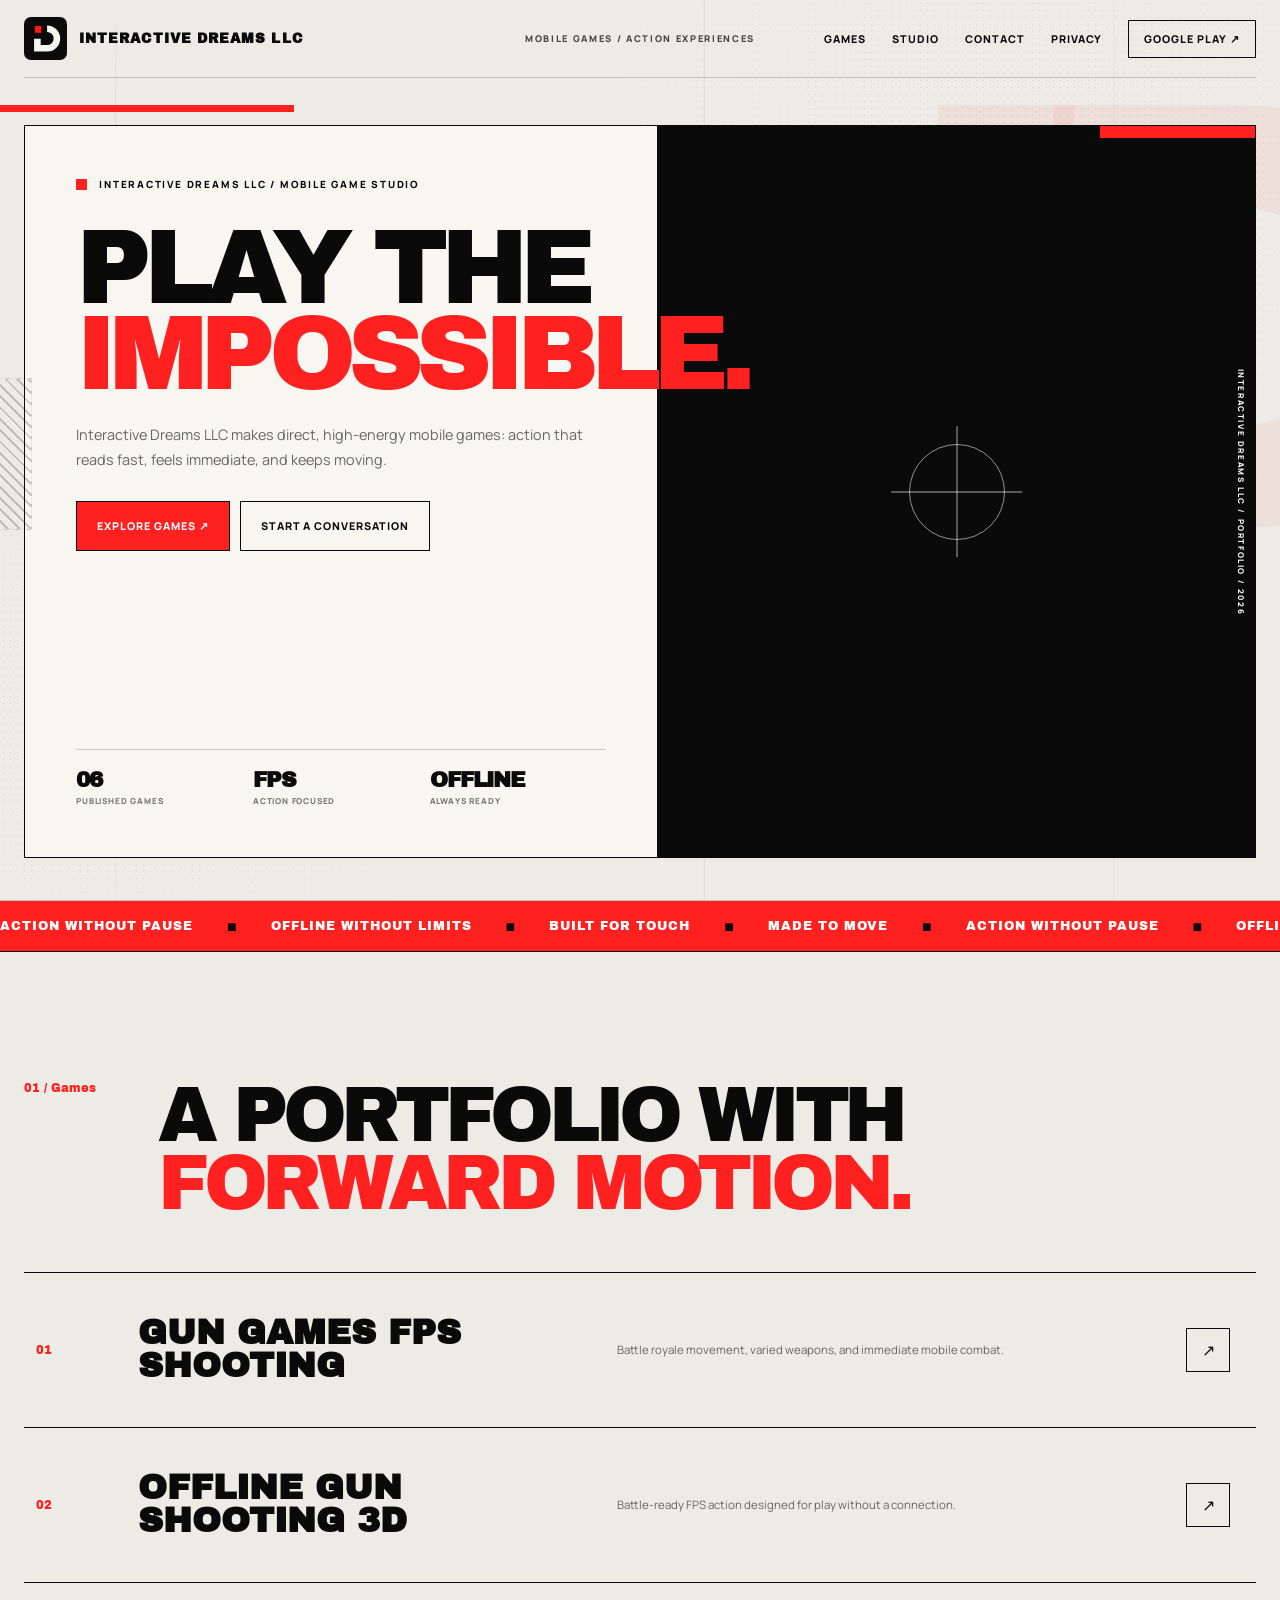
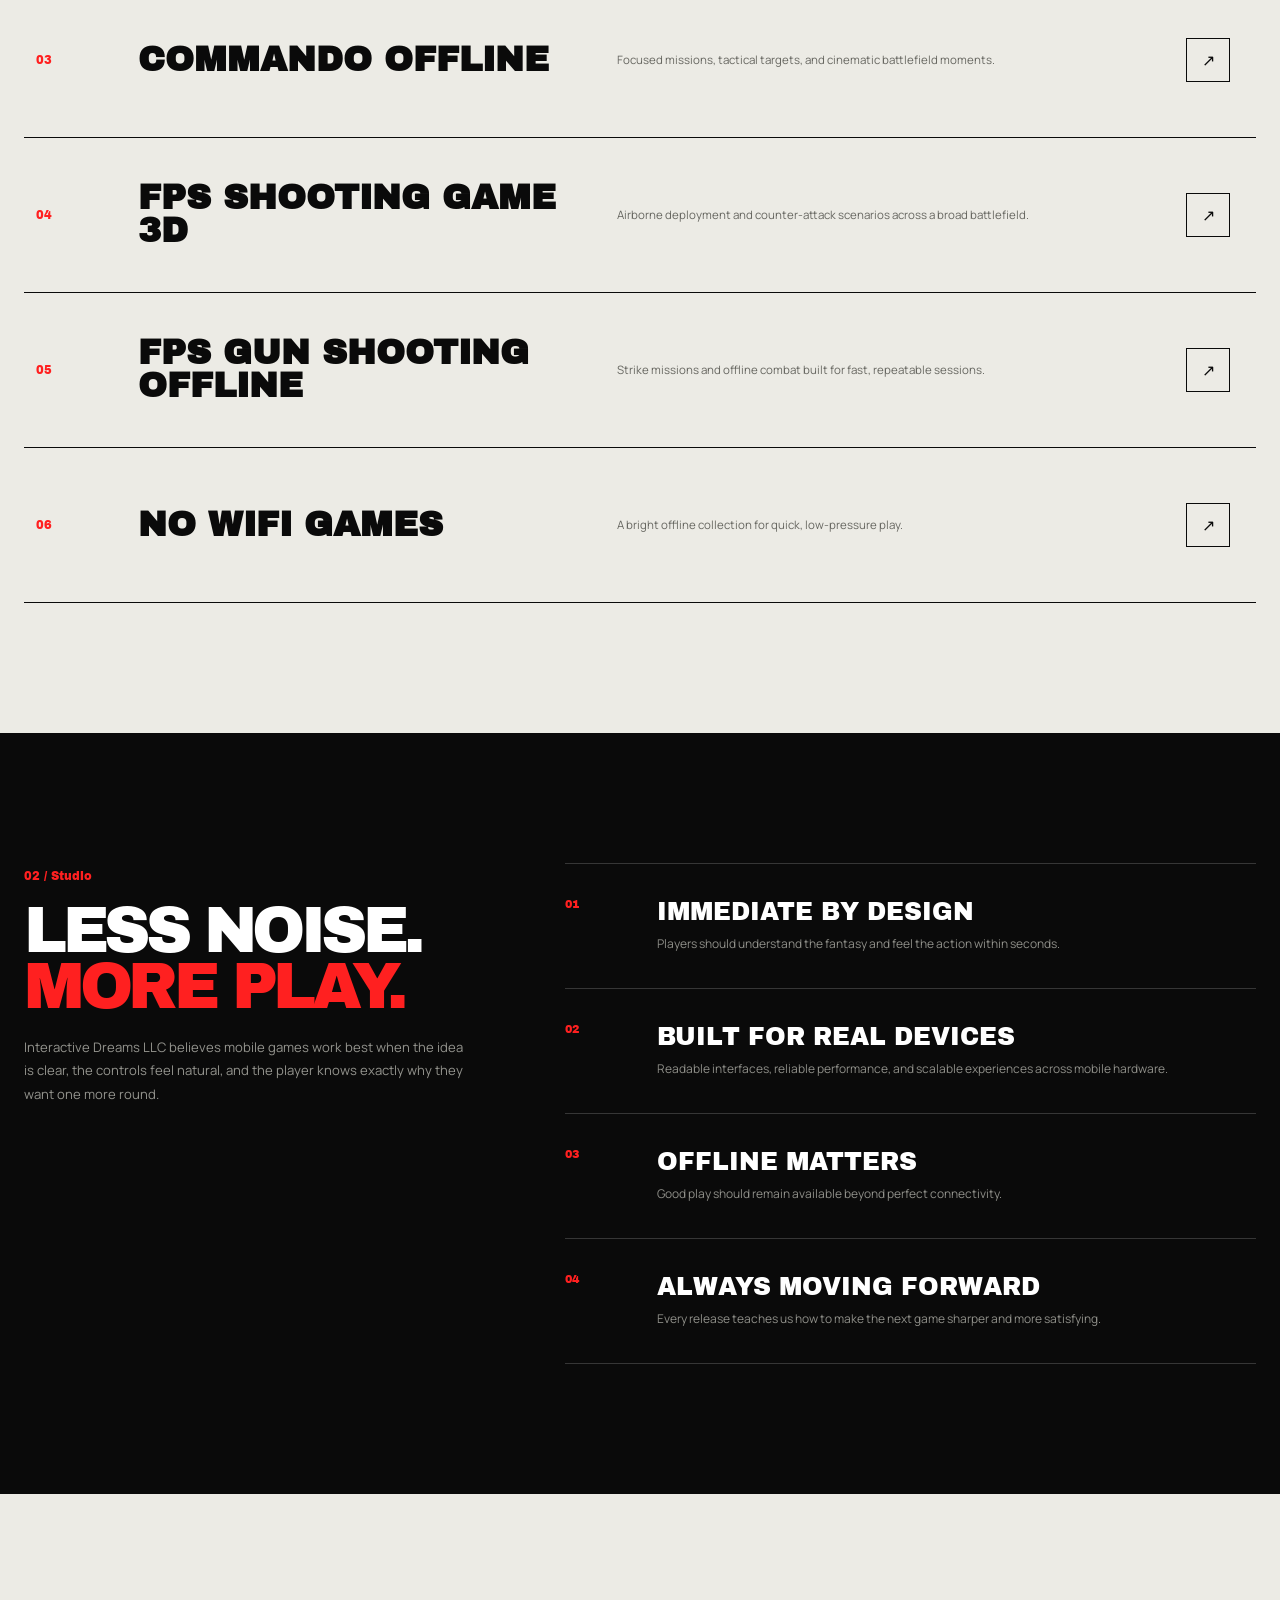
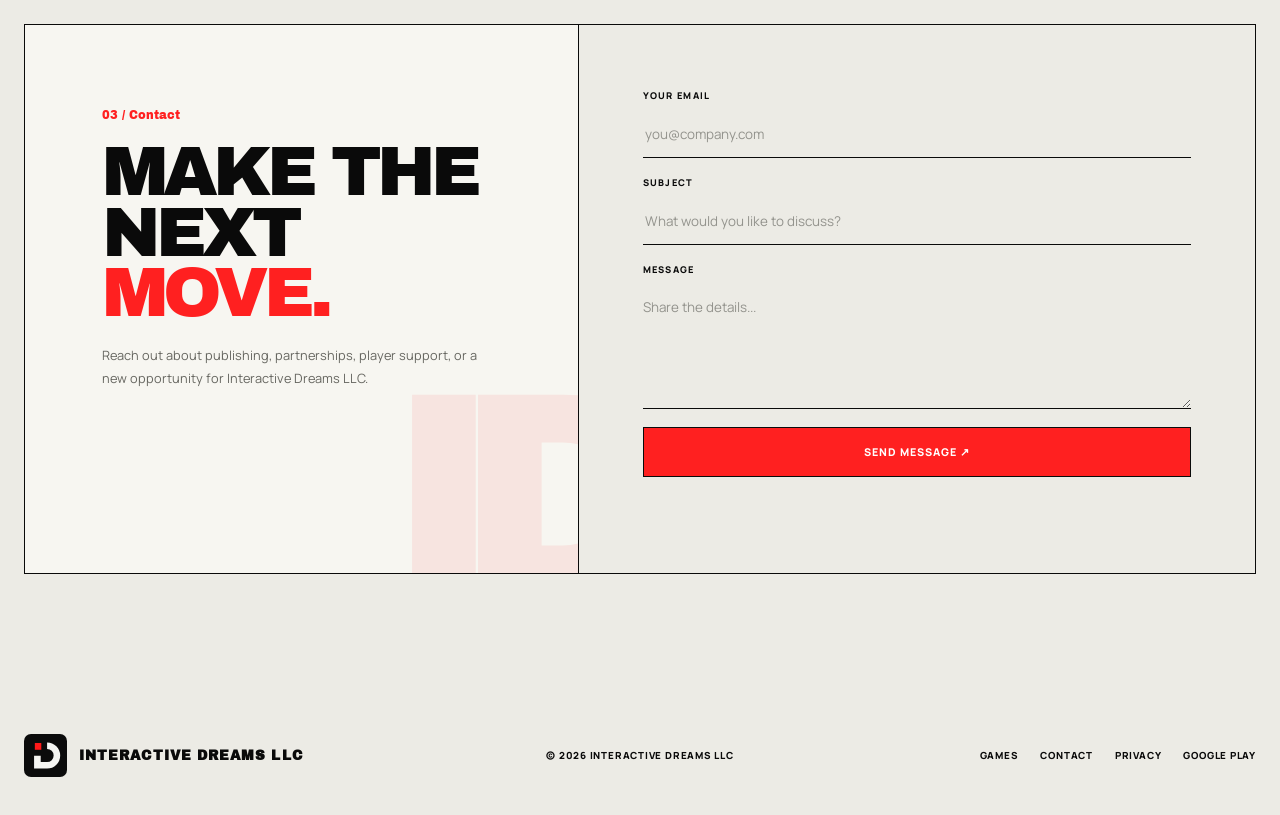
<file: index.html>
<!doctype html>
<html lang="en">
<head>
  <meta charset="utf-8">
  <meta name="viewport" content="width=device-width,initial-scale=1">
  <meta name="theme-color" content="#ecebe5">
  <meta name="description" content="Interactive Dreams LLC creates focused mobile action games and offline experiences.">
  <title>Interactive Dreams LLC | Mobile Game Studio</title>
  <link rel="icon" href="assets/idreams-logo.svg">
  <link rel="preconnect" href="https://fonts.googleapis.com">
  <link rel="preconnect" href="https://fonts.gstatic.com" crossorigin>
  <link href="https://fonts.googleapis.com/css2?family=Archivo+Black&family=Manrope:wght@400;500;600;700;800&display=swap" rel="stylesheet">
  <link rel="stylesheet" href="assets/site.css">
</head>
<body id="top">
  <div class="page-art" aria-hidden="true"></div>
  <header class="nav-shell"><nav class="nav container">
    <a class="brand" href="#top"><img src="assets/idreams-logo.svg" alt=""><strong>Interactive Dreams LLC</strong></a>
    <span class="nav-center">Mobile games / Action experiences</span>
    <button class="menu-button" type="button" aria-label="Open navigation" aria-expanded="false"><svg width="18" viewBox="0 0 24 24" fill="none"><path d="M4 8h16M4 16h16" stroke="currentColor" stroke-width="2"/></svg></button>
    <div class="nav-links"><a href="#games">Games</a><a href="#studio">Studio</a><a href="#contact">Contact</a><a href="privacy-policy.html">Privacy</a><a class="nav-cta" href="https://play.google.com/store/apps/dev?id=5216659181727146131" target="_blank" rel="noopener">Google Play ↗</a></div>
  </nav></header>

  <main>
    <section class="hero"><div class="container hero-grid">
      <div class="hero-copy">
        <div>
          <p class="hero-kicker">Interactive Dreams LLC / Mobile game studio</p>
          <h1>Play the <span>impossible.</span></h1>
          <p class="hero-summary">Interactive Dreams LLC makes direct, high-energy mobile games: action that reads fast, feels immediate, and keeps moving.</p>
          <div class="button-row"><a class="button button-primary" href="#games">Explore games ↗</a><a class="button" href="#contact">Start a conversation</a></div>
        </div>
        <div class="hero-meta"><div><strong>06</strong>Published games</div><div><strong>FPS</strong>Action focused</div><div><strong>Offline</strong>Always ready</div></div>
      </div>
      <div class="hero-visual">
        <div class="red-block"></div><span class="hero-side-label">Interactive Dreams LLC / Portfolio / 2026</span><div class="sight"></div>
        <article class="scene"><img src="assets/hero.jpg" alt="Gun Games FPS Shooting Games"><div class="scene-caption"><div><span>Now playing</span><strong>Gun Games FPS Shooting</strong></div><b class="scene-count">01</b></div></article>
        <article class="scene"><img src="assets/counter.jpg" alt="FPS Shooting Game 3D"><div class="scene-caption"><div><span>Airborne operation</span><strong>FPS Shooting Game 3D</strong></div><b class="scene-count">02</b></div></article>
        <article class="scene"><img src="assets/commando.jpg" alt="Gun Games Commando Offline"><div class="scene-caption"><div><span>Offline mission</span><strong>Gun Games: Commando</strong></div><b class="scene-count">03</b></div></article>
      </div>
    </div></section>

    <div class="kinetic-strip" aria-hidden="true"><div class="strip-track"><div class="strip-group"><span>Action without pause</span><b>■</b><span>Offline without limits</span><b>■</b><span>Built for touch</span><b>■</b><span>Made to move</span><b>■</b></div><div class="strip-group"><span>Action without pause</span><b>■</b><span>Offline without limits</span><b>■</b><span>Built for touch</span><b>■</b><span>Made to move</span><b>■</b></div></div></div>

    <section class="section" id="games"><div class="container">
      <div class="section-label reveal"><span class="section-index">01 / Games</span><h2>A portfolio with<br><span>forward motion.</span></h2></div>
      <div class="game-rows">
        <a class="game-row reveal" href="https://play.google.com/store/apps/details?id=com.id.gun.shooting.games" target="_blank" rel="noopener"><span class="game-num">01</span><strong class="game-name">Gun Games FPS Shooting</strong><span class="game-detail">Battle royale movement, varied weapons, and immediate mobile combat.</span><span class="game-arrow">↗</span><span class="game-preview"><img src="assets/hero.jpg" alt=""></span></a>
        <a class="game-row reveal" href="https://play.google.com/store/apps/details?id=com.id.fps.gun.shooting.games" target="_blank" rel="noopener"><span class="game-num">02</span><strong class="game-name">Offline Gun Shooting 3D</strong><span class="game-detail">Battle-ready FPS action designed for play without a connection.</span><span class="game-arrow">↗</span><span class="game-preview"><img src="assets/offline.jpg" alt=""></span></a>
        <a class="game-row reveal" href="https://play.google.com/store/apps/details?id=com.id.commando.gun.shooting.games" target="_blank" rel="noopener"><span class="game-num">03</span><strong class="game-name">Commando Offline</strong><span class="game-detail">Focused missions, tactical targets, and cinematic battlefield moments.</span><span class="game-arrow">↗</span><span class="game-preview"><img src="assets/commando.jpg" alt=""></span></a>
        <a class="game-row reveal" href="https://play.google.com/store/apps/details?id=com.idreams.fps.counter.attack.terrorist.shooting.games" target="_blank" rel="noopener"><span class="game-num">04</span><strong class="game-name">FPS Shooting Game 3D</strong><span class="game-detail">Airborne deployment and counter-attack scenarios across a broad battlefield.</span><span class="game-arrow">↗</span><span class="game-preview"><img src="assets/counter.jpg" alt=""></span></a>
        <a class="game-row reveal" href="https://play.google.com/store/apps/details?id=com.id.gungames.offline.strike.fps.shooting.counter.attack.terrorist.mission.fpscommando" target="_blank" rel="noopener"><span class="game-num">05</span><strong class="game-name">FPS Gun Shooting Offline</strong><span class="game-detail">Strike missions and offline combat built for fast, repeatable sessions.</span><span class="game-arrow">↗</span><span class="game-preview"><img src="assets/strike.jpg" alt=""></span></a>
        <a class="game-row reveal" href="https://play.google.com/store/apps/details?id=com.id.popit.fidgettoys.antistress.games" target="_blank" rel="noopener"><span class="game-num">06</span><strong class="game-name">No Wifi Games</strong><span class="game-detail">A bright offline collection for quick, low-pressure play.</span><span class="game-arrow">↗</span><span class="game-preview"><img src="assets/casual.jpg" alt=""></span></a>
      </div>
    </div></section>

    <section class="section manifesto" id="studio"><div class="container manifesto-grid">
      <div class="manifesto-sticky reveal"><span class="section-index">02 / Studio</span><h2>Less noise.<br><span>More play.</span></h2><p>Interactive Dreams LLC believes mobile games work best when the idea is clear, the controls feel natural, and the player knows exactly why they want one more round.</p></div>
      <div class="principles">
        <article class="principle reveal"><span class="principle-num">01</span><div><h3>Immediate by design</h3><p>Players should understand the fantasy and feel the action within seconds.</p></div></article>
        <article class="principle reveal"><span class="principle-num">02</span><div><h3>Built for real devices</h3><p>Readable interfaces, reliable performance, and scalable experiences across mobile hardware.</p></div></article>
        <article class="principle reveal"><span class="principle-num">03</span><div><h3>Offline matters</h3><p>Good play should remain available beyond perfect connectivity.</p></div></article>
        <article class="principle reveal"><span class="principle-num">04</span><div><h3>Always moving forward</h3><p>Every release teaches us how to make the next game sharper and more satisfying.</p></div></article>
      </div>
    </div></section>

    <section class="section" id="contact"><div class="container contact-layout reveal">
      <div class="contact-copy"><span class="section-index">03 / Contact</span><h2>Make the next<br><span>move.</span></h2><p>Reach out about publishing, partnerships, player support, or a new opportunity for Interactive Dreams LLC.</p></div>
      <form class="contact-form" id="contact-form" data-endpoint="https://formsubmit.co/ajax/idreams.help@gmail.com"><div class="field"><label for="email">Your email</label><input id="email" name="email" type="email" autocomplete="email" placeholder="you@company.com" required></div><div class="field"><label for="subject">Subject</label><input id="subject" name="_subject" type="text" placeholder="What would you like to discuss?" required></div><div class="field"><label for="message">Message</label><textarea id="message" name="message" placeholder="Share the details..." required></textarea></div><input type="hidden" name="_template" value="table"><input type="hidden" name="_captcha" value="false"><button class="button button-primary" type="submit">Send message ↗</button><p class="form-status" id="form-status" role="status" aria-live="polite"></p></form>
    </div></section>
  </main>

  <footer class="container footer"><a class="brand" href="#top"><img src="assets/idreams-logo.svg" alt=""><strong>Interactive Dreams LLC</strong></a><span>© <span id="year"></span> Interactive Dreams LLC</span><div class="footer-links"><a href="#games">Games</a><a href="#contact">Contact</a><a href="privacy-policy.html">Privacy</a><a href="https://play.google.com/store/apps/dev?id=5216659181727146131" target="_blank" rel="noopener">Google Play</a></div></footer>
  <script src="assets/site.js"></script>
</body>
</html>
</file>
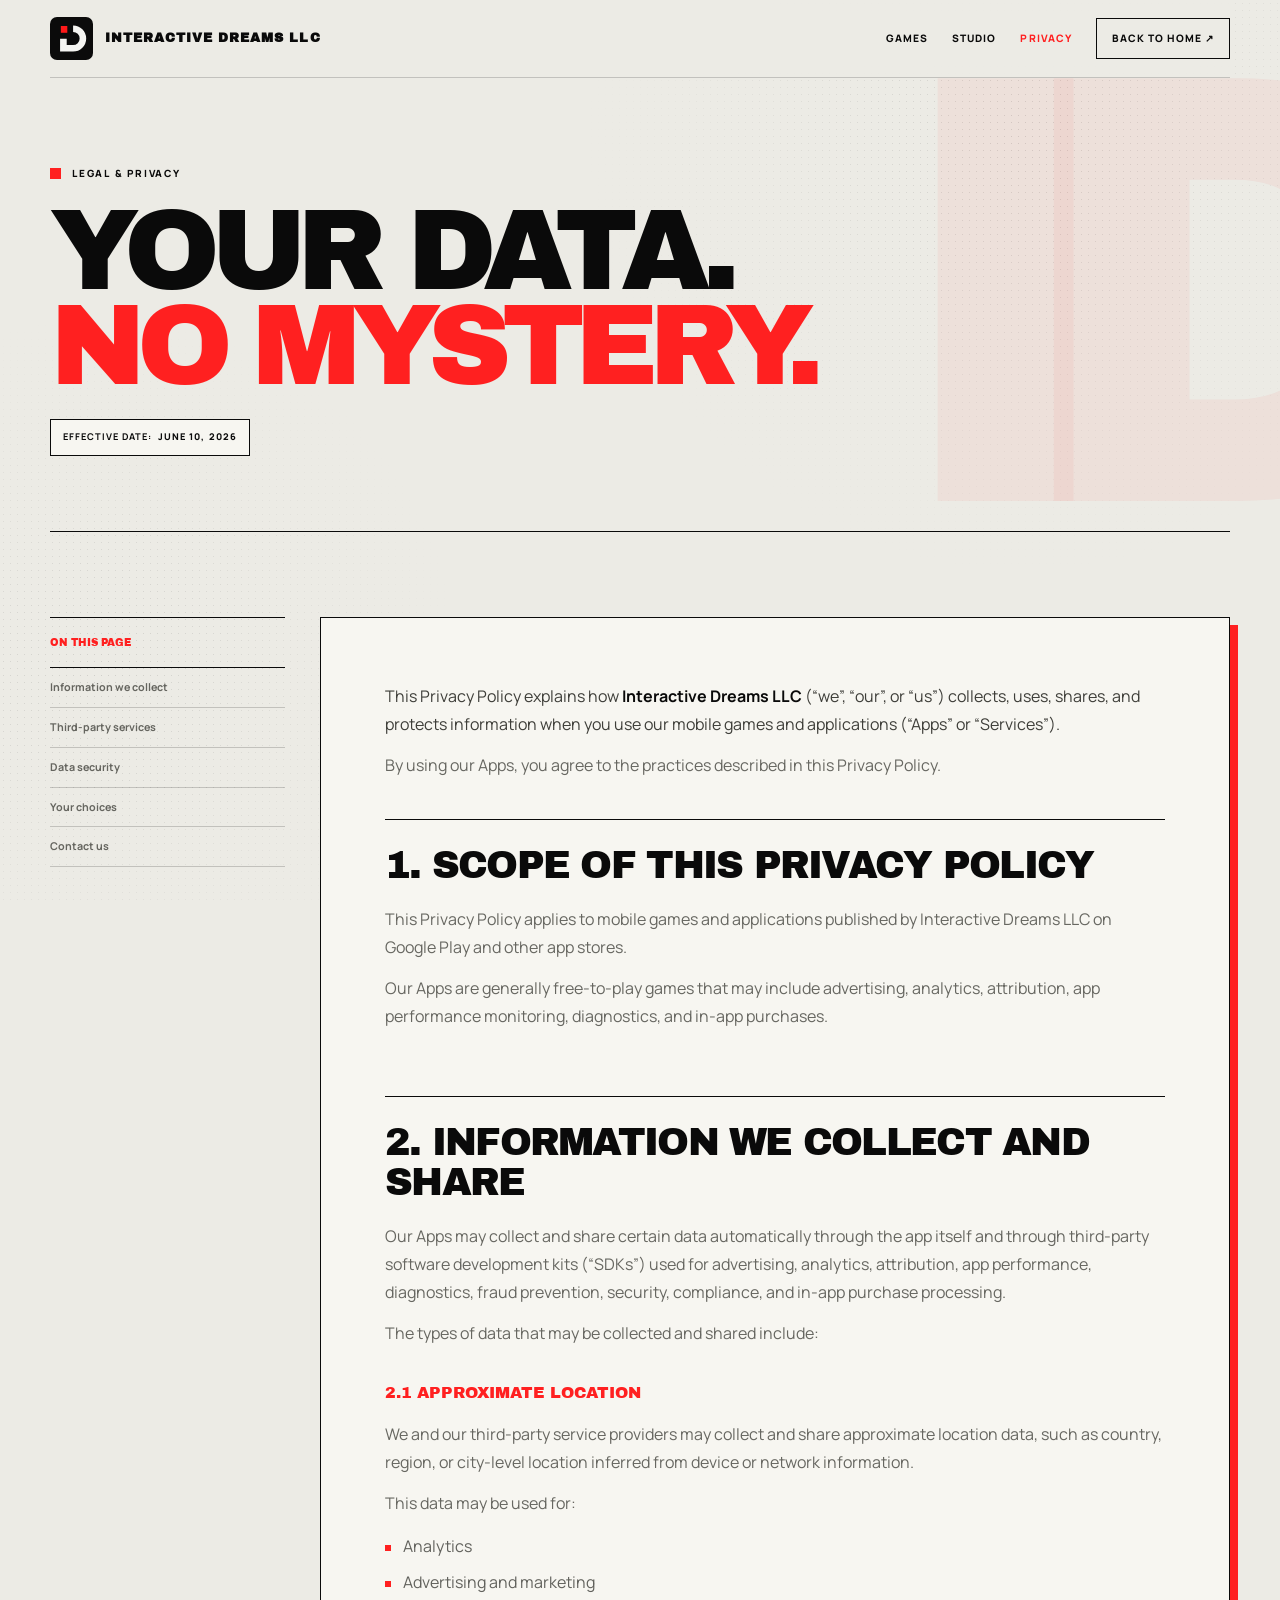
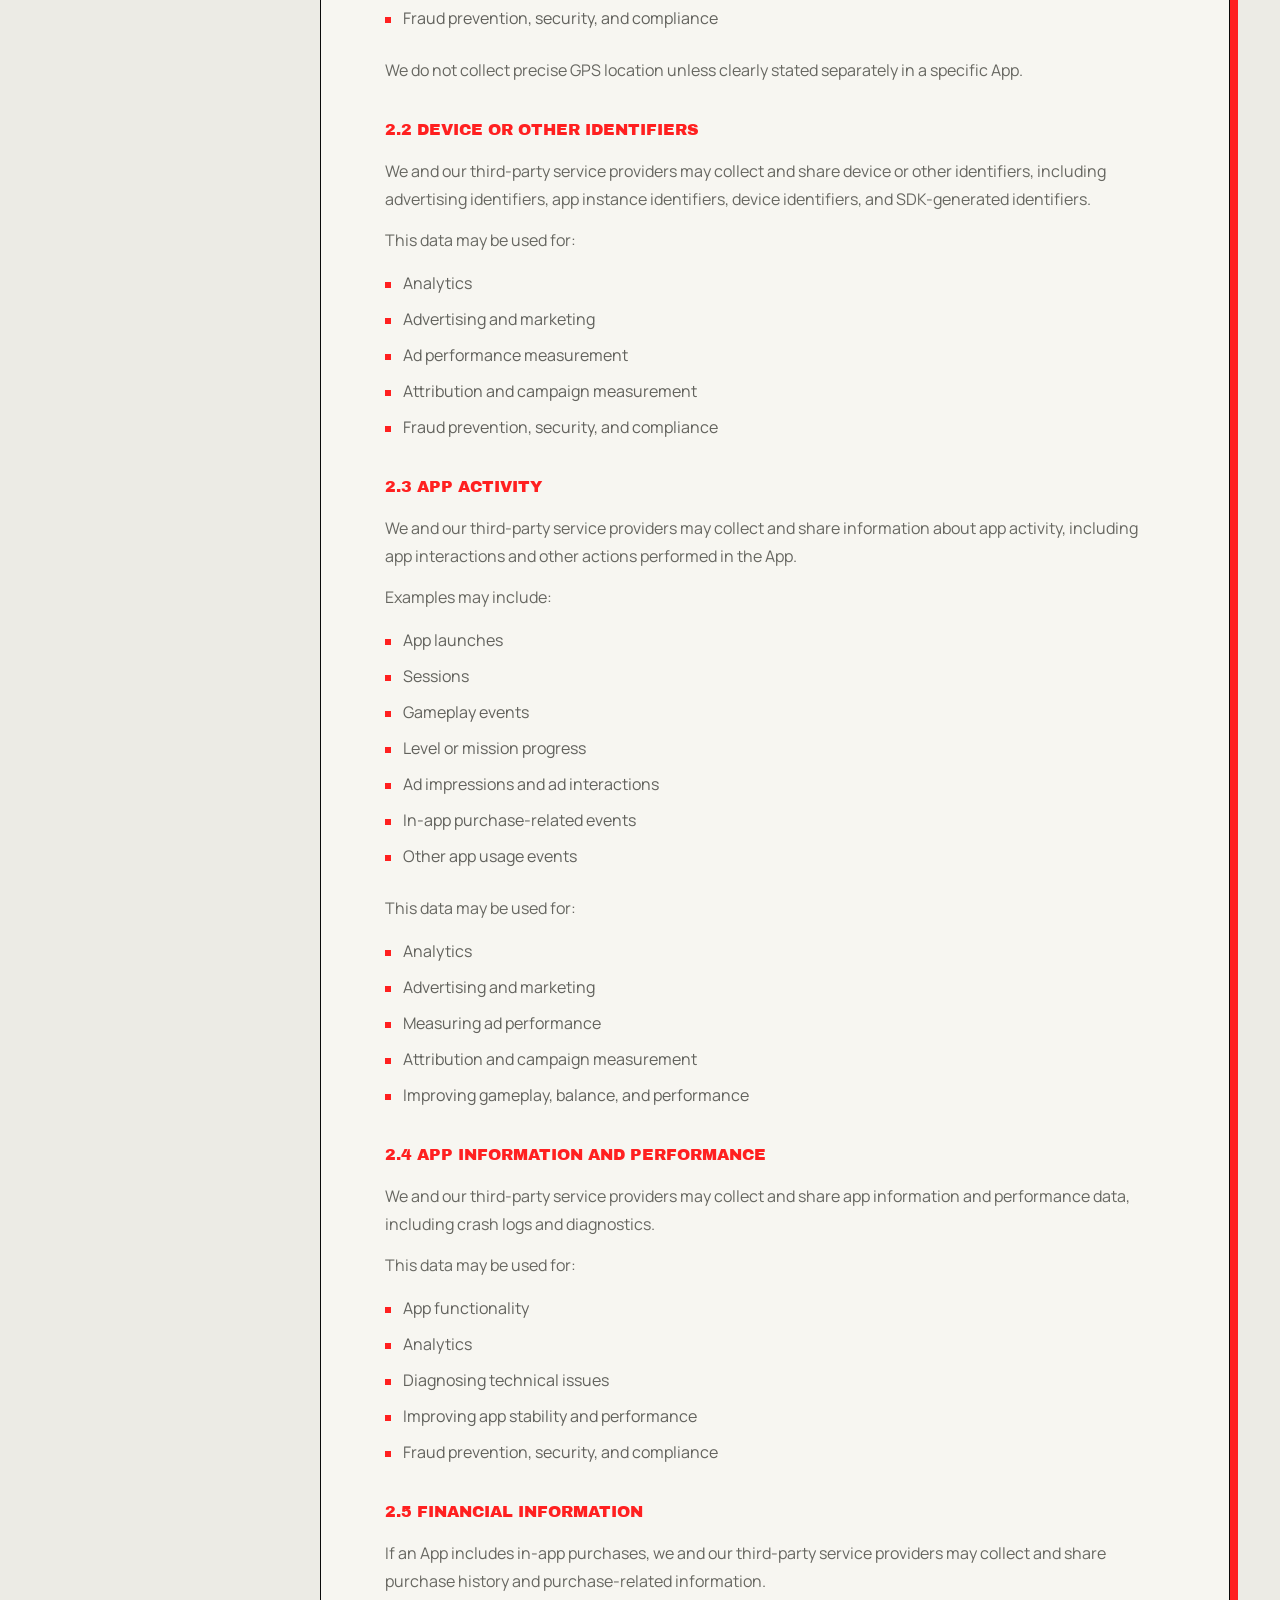
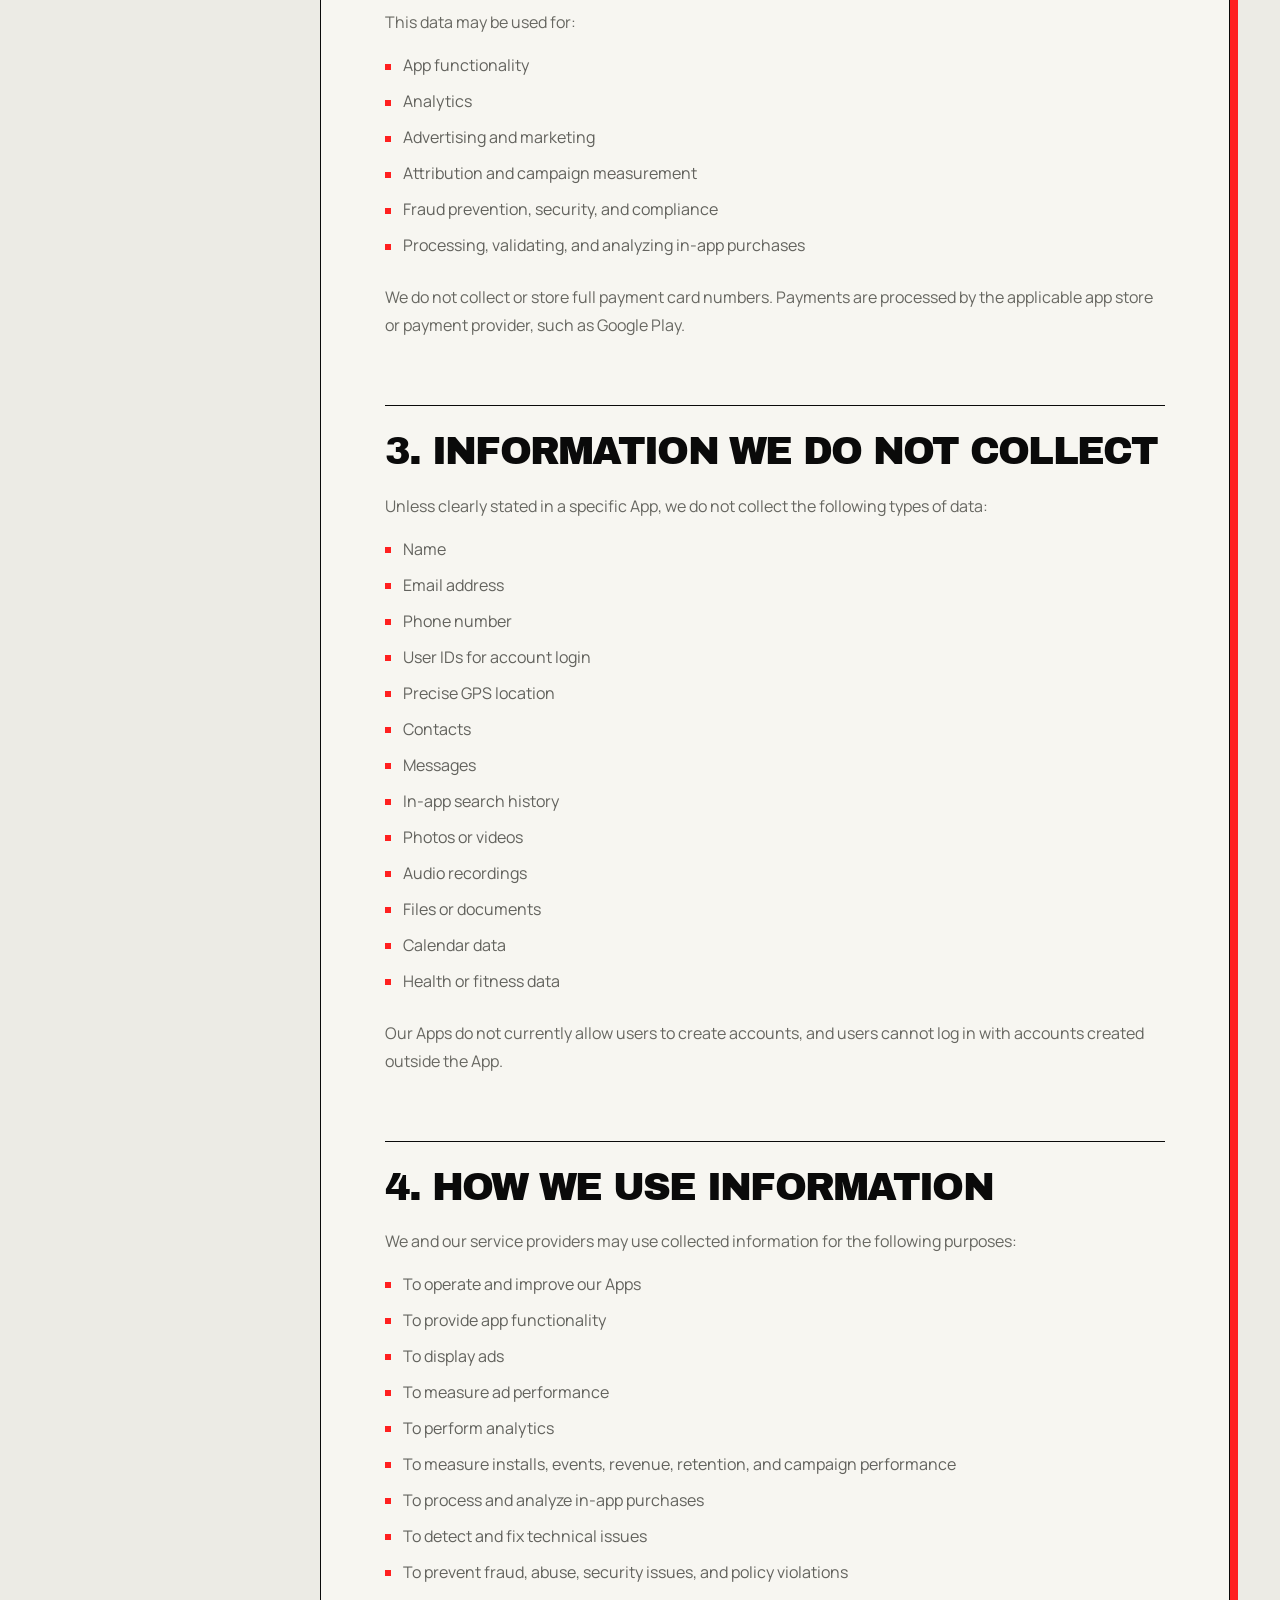
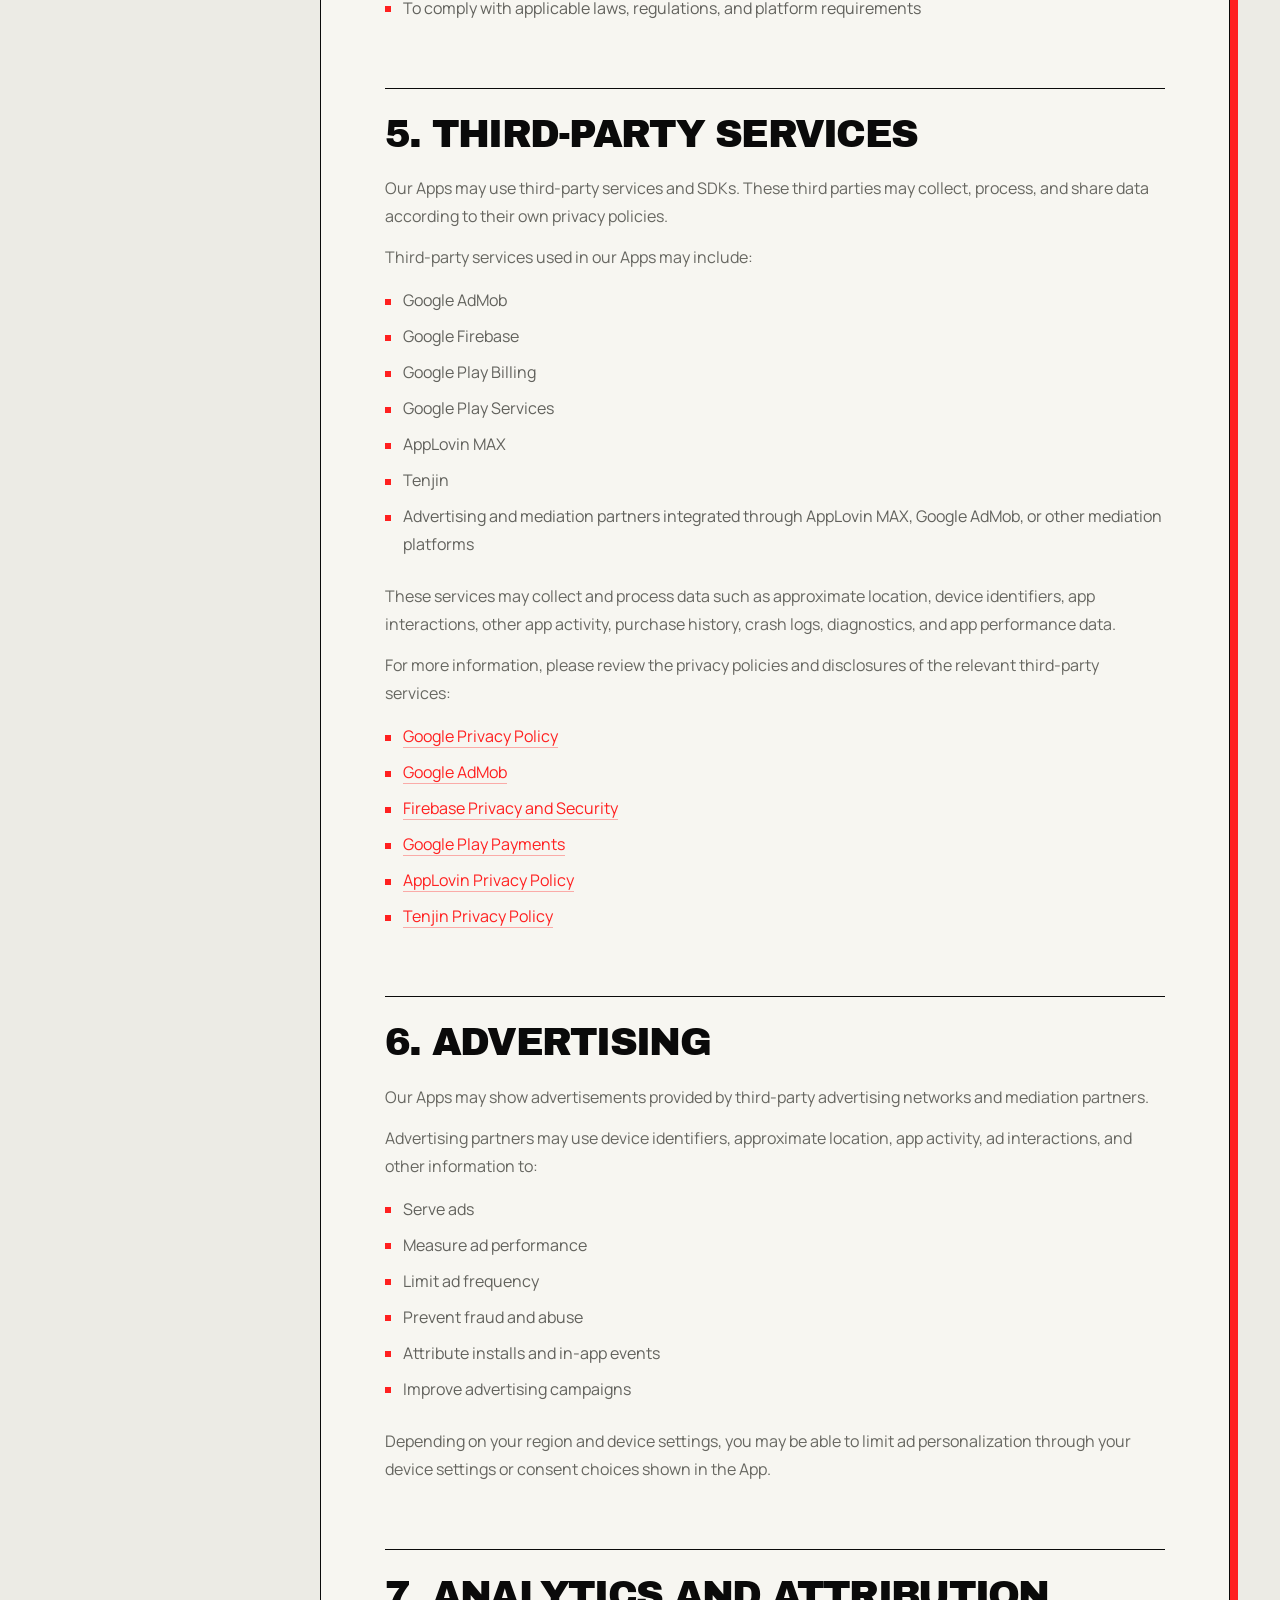
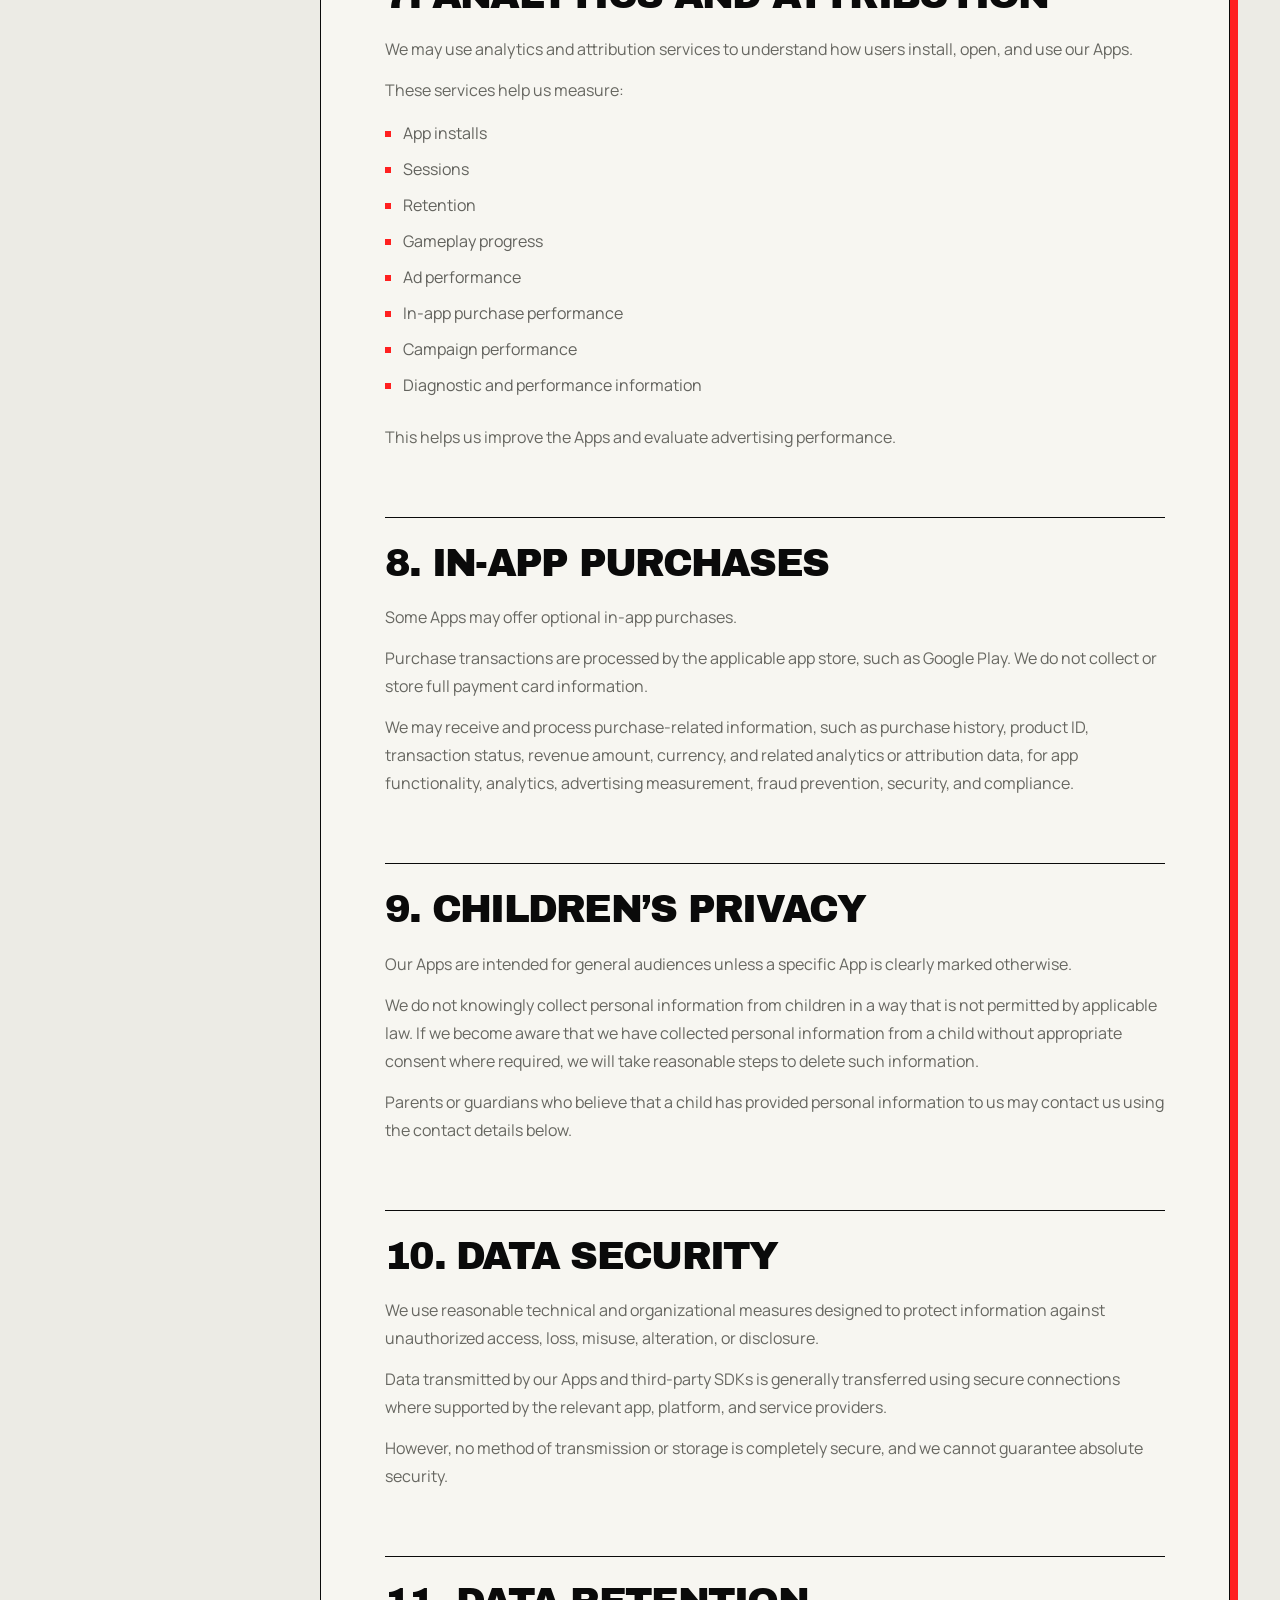
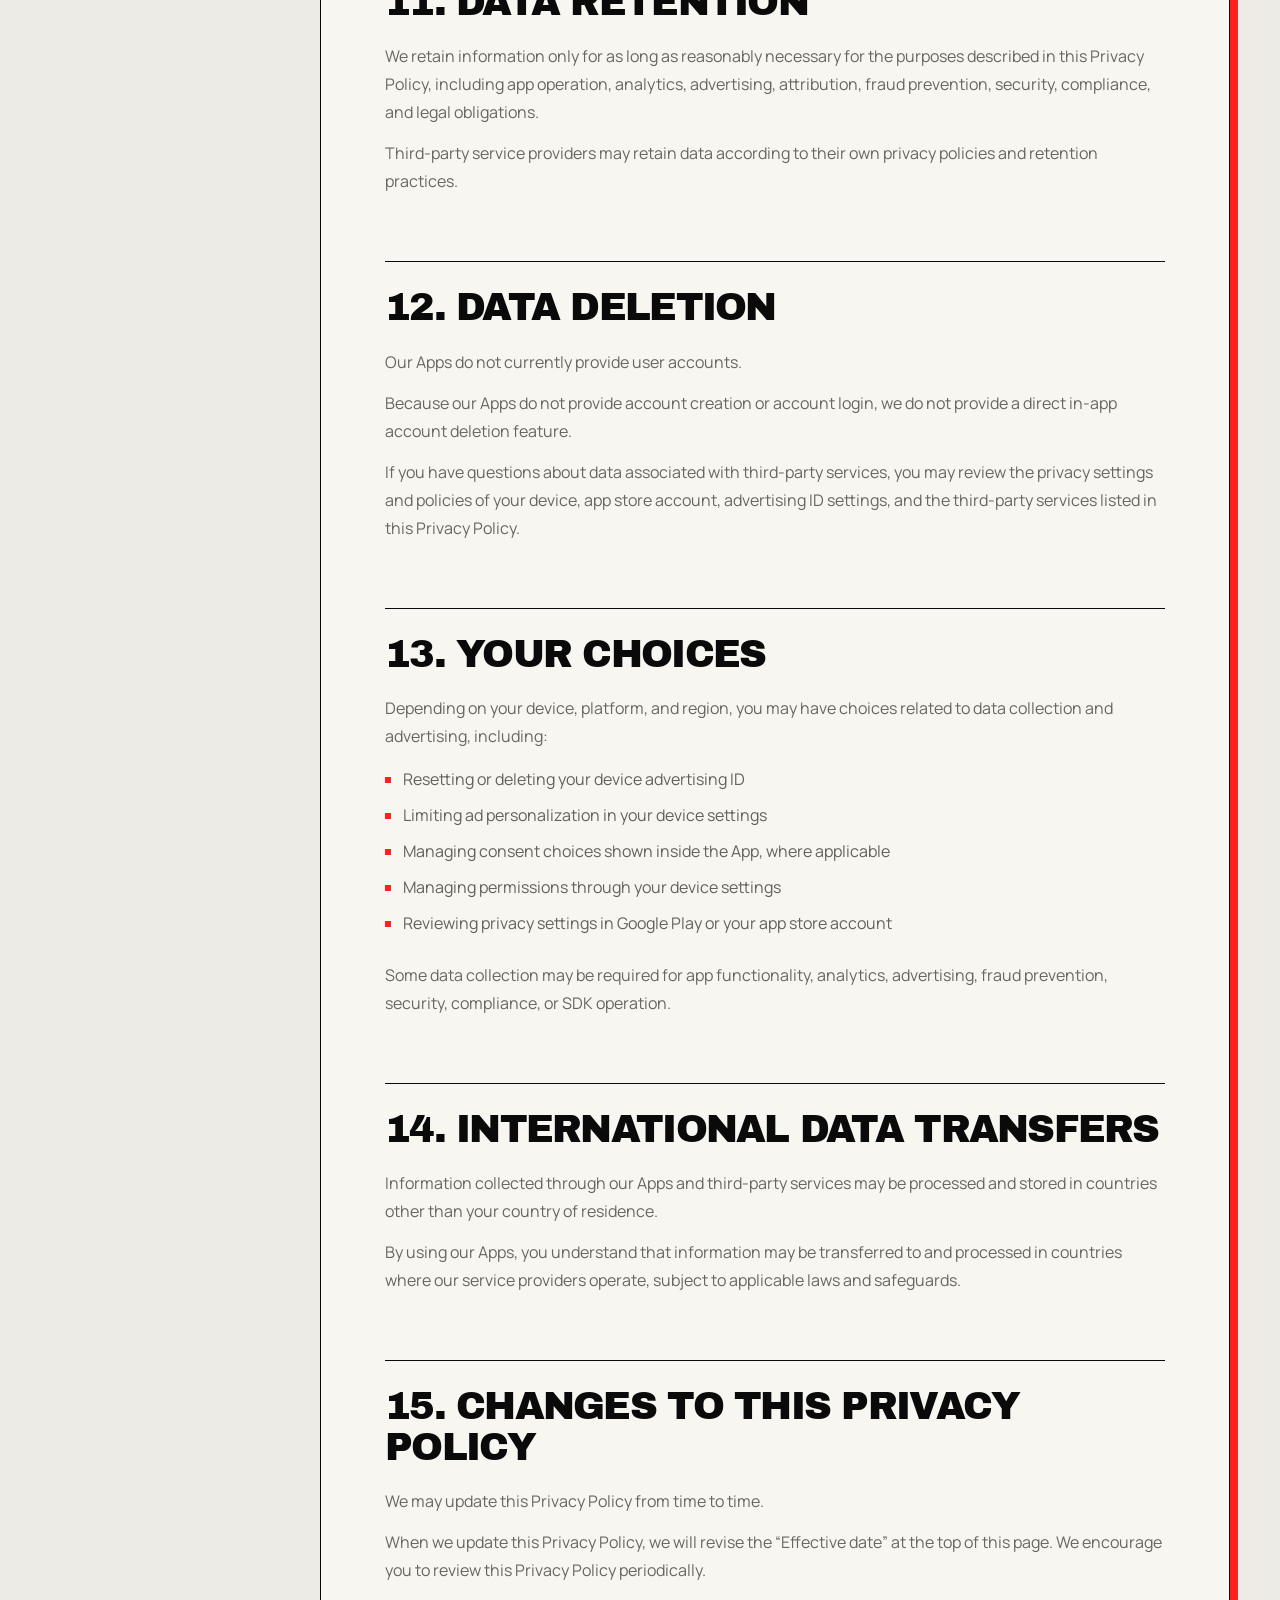
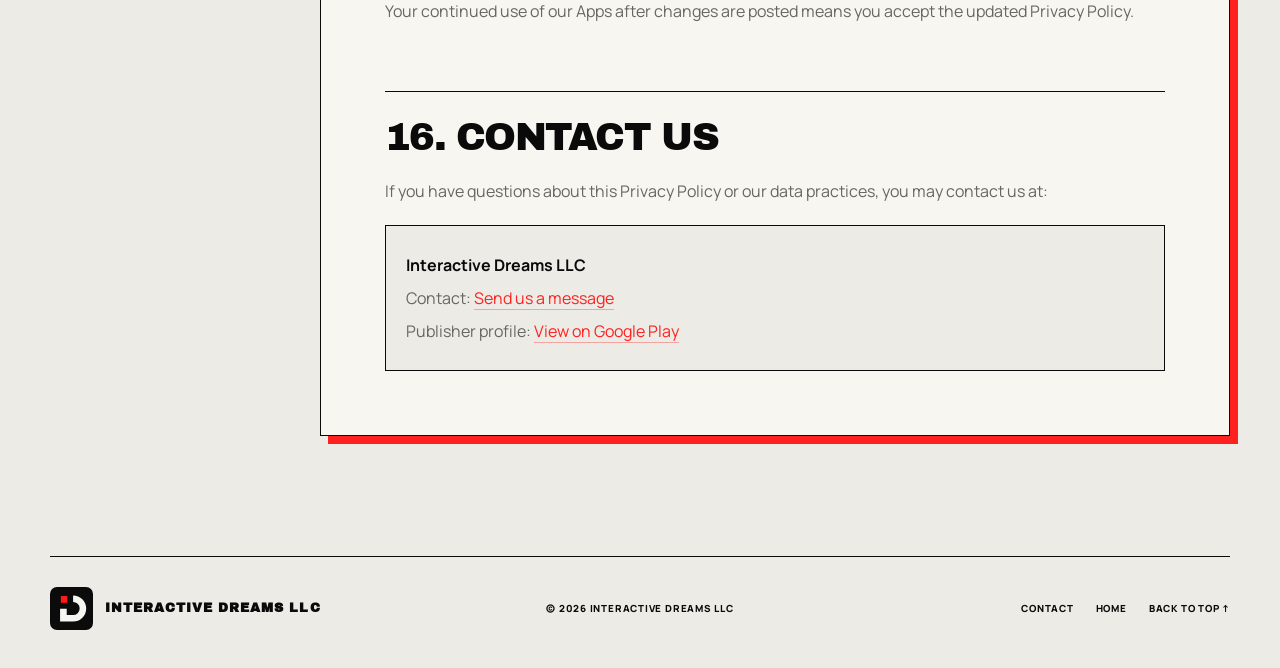
<file: privacy-policy.html>
﻿<!DOCTYPE html>
<html lang="en">
<head>
  <meta charset="UTF-8" />
  <meta name="viewport" content="width=device-width, initial-scale=1.0" />
  <title>Privacy Policy | Interactive Dreams LLC</title>
  <link rel="preconnect" href="https://fonts.googleapis.com">
  <link rel="preconnect" href="https://fonts.gstatic.com" crossorigin>
  <link href="https://fonts.googleapis.com/css2?family=Archivo+Black&family=Manrope:wght@400;500;600;700;800&display=swap" rel="stylesheet">
  <link rel="stylesheet" href="assets/privacy.css">
</head>
<body id="top">
  <div class="page-art" aria-hidden="true"></div>
  <header class="nav-shell">
    <nav class="nav container" aria-label="Main navigation">
      <a class="brand" href="index.html" aria-label="Interactive Dreams LLC home">
        <img src="assets/idreams-logo.svg" alt="">
        <strong>Interactive Dreams LLC</strong>
      </a>
      <div class="nav-links">
        <a href="index.html#games">Games</a>
        <a href="index.html#studio">Studio</a>
        <a class="active" href="privacy-policy.html">Privacy</a>
        <a class="nav-home" href="index.html">Back to home &#8599;</a>
      </div>
    </nav>
  </header>
  <main>
    <section class="policy-hero container">
      <p class="policy-kicker">Legal &amp; privacy</p>
      <h1>Your data.<br><span>No mystery.</span></h1>
      <p class="meta"><strong>Effective date:</strong>&nbsp; June 10, 2026</p>
    </section>
    <div class="policy-layout container">
      <aside class="policy-aside">
        <span>On this page</span>
        <a href="#information">Information we collect</a>
        <a href="#third-parties">Third-party services</a>
        <a href="#security">Data security</a>
        <a href="#choices">Your choices</a>
        <a href="#contact-policy">Contact us</a>
      </aside>
      <article class="policy-content">

    <p>
      This Privacy Policy explains how <strong>Interactive Dreams LLC</strong> (“we”, “our”, or “us”)
      collects, uses, shares, and protects information when you use our mobile games and
      applications (“Apps” or “Services”).
    </p>

    <p>
      By using our Apps, you agree to the practices described in this Privacy Policy.
    </p>

    <h2>1. Scope of this Privacy Policy</h2>
    <p>
      This Privacy Policy applies to mobile games and applications published by Interactive Dreams LLC
      on Google Play and other app stores.
    </p>
    <p>
      Our Apps are generally free-to-play games that may include advertising, analytics,
      attribution, app performance monitoring, diagnostics, and in-app purchases.
    </p>

    <h2 id="information">2. Information We Collect and Share</h2>
    <p>
      Our Apps may collect and share certain data automatically through the app itself and
      through third-party software development kits (“SDKs”) used for advertising, analytics,
      attribution, app performance, diagnostics, fraud prevention, security, compliance, and
      in-app purchase processing.
    </p>
    <p>The types of data that may be collected and shared include:</p>

    <h3>2.1 Approximate Location</h3>
    <p>
      We and our third-party service providers may collect and share approximate location data,
      such as country, region, or city-level location inferred from device or network information.
    </p>
    <p>This data may be used for:</p>
    <ul>
      <li>Analytics</li>
      <li>Advertising and marketing</li>
      <li>Fraud prevention, security, and compliance</li>
    </ul>
    <p>
      We do not collect precise GPS location unless clearly stated separately in a specific App.
    </p>

    <h3>2.2 Device or Other Identifiers</h3>
    <p>
      We and our third-party service providers may collect and share device or other identifiers,
      including advertising identifiers, app instance identifiers, device identifiers, and
      SDK-generated identifiers.
    </p>
    <p>This data may be used for:</p>
    <ul>
      <li>Analytics</li>
      <li>Advertising and marketing</li>
      <li>Ad performance measurement</li>
      <li>Attribution and campaign measurement</li>
      <li>Fraud prevention, security, and compliance</li>
    </ul>

    <h3>2.3 App Activity</h3>
    <p>
      We and our third-party service providers may collect and share information about app
      activity, including app interactions and other actions performed in the App.
    </p>
    <p>Examples may include:</p>
    <ul>
      <li>App launches</li>
      <li>Sessions</li>
      <li>Gameplay events</li>
      <li>Level or mission progress</li>
      <li>Ad impressions and ad interactions</li>
      <li>In-app purchase-related events</li>
      <li>Other app usage events</li>
    </ul>
    <p>This data may be used for:</p>
    <ul>
      <li>Analytics</li>
      <li>Advertising and marketing</li>
      <li>Measuring ad performance</li>
      <li>Attribution and campaign measurement</li>
      <li>Improving gameplay, balance, and performance</li>
    </ul>

    <h3>2.4 App Information and Performance</h3>
    <p>
      We and our third-party service providers may collect and share app information and
      performance data, including crash logs and diagnostics.
    </p>
    <p>This data may be used for:</p>
    <ul>
      <li>App functionality</li>
      <li>Analytics</li>
      <li>Diagnosing technical issues</li>
      <li>Improving app stability and performance</li>
      <li>Fraud prevention, security, and compliance</li>
    </ul>

    <h3>2.5 Financial Information</h3>
    <p>
      If an App includes in-app purchases, we and our third-party service providers may collect
      and share purchase history and purchase-related information.
    </p>
    <p>This data may be used for:</p>
    <ul>
      <li>App functionality</li>
      <li>Analytics</li>
      <li>Advertising and marketing</li>
      <li>Attribution and campaign measurement</li>
      <li>Fraud prevention, security, and compliance</li>
      <li>Processing, validating, and analyzing in-app purchases</li>
    </ul>
    <p>
      We do not collect or store full payment card numbers. Payments are processed by the
      applicable app store or payment provider, such as Google Play.
    </p>

    <h2>3. Information We Do Not Collect</h2>
    <p>Unless clearly stated in a specific App, we do not collect the following types of data:</p>
    <ul>
      <li>Name</li>
      <li>Email address</li>
      <li>Phone number</li>
      <li>User IDs for account login</li>
      <li>Precise GPS location</li>
      <li>Contacts</li>
      <li>Messages</li>
      <li>In-app search history</li>
      <li>Photos or videos</li>
      <li>Audio recordings</li>
      <li>Files or documents</li>
      <li>Calendar data</li>
      <li>Health or fitness data</li>
    </ul>
    <p>
      Our Apps do not currently allow users to create accounts, and users cannot log in with
      accounts created outside the App.
    </p>

    <h2>4. How We Use Information</h2>
    <p>We and our service providers may use collected information for the following purposes:</p>
    <ul>
      <li>To operate and improve our Apps</li>
      <li>To provide app functionality</li>
      <li>To display ads</li>
      <li>To measure ad performance</li>
      <li>To perform analytics</li>
      <li>To measure installs, events, revenue, retention, and campaign performance</li>
      <li>To process and analyze in-app purchases</li>
      <li>To detect and fix technical issues</li>
      <li>To prevent fraud, abuse, security issues, and policy violations</li>
      <li>To comply with applicable laws, regulations, and platform requirements</li>
    </ul>

    <h2 id="third-parties">5. Third-Party Services</h2>
    <p>
      Our Apps may use third-party services and SDKs. These third parties may collect, process,
      and share data according to their own privacy policies.
    </p>
    <p>Third-party services used in our Apps may include:</p>
    <ul>
      <li>Google AdMob</li>
      <li>Google Firebase</li>
      <li>Google Play Billing</li>
      <li>Google Play Services</li>
      <li>AppLovin MAX</li>
      <li>Tenjin</li>
      <li>Advertising and mediation partners integrated through AppLovin MAX, Google AdMob, or other mediation platforms</li>
    </ul>
    <p>
      These services may collect and process data such as approximate location, device identifiers,
      app interactions, other app activity, purchase history, crash logs, diagnostics, and app
      performance data.
    </p>
    <p>For more information, please review the privacy policies and disclosures of the relevant third-party services:</p>
    <ul>
      <li><a href="https://policies.google.com/privacy" target="_blank" rel="noopener noreferrer">Google Privacy Policy</a></li>
      <li><a href="https://support.google.com/admob/answer/6128543" target="_blank" rel="noopener noreferrer">Google AdMob</a></li>
      <li><a href="https://firebase.google.com/support/privacy" target="_blank" rel="noopener noreferrer">Firebase Privacy and Security</a></li>
      <li><a href="https://payments.google.com/payments/apis-secure/u/0/get_legal_document?ldo=0&amp;ldt=privacynotice" target="_blank" rel="noopener noreferrer">Google Play Payments</a></li>
      <li><a href="https://legal.applovin.com/privacy/" target="_blank" rel="noopener noreferrer">AppLovin Privacy Policy</a></li>
      <li><a href="https://tenjin.com/privacy/" target="_blank" rel="noopener noreferrer">Tenjin Privacy Policy</a></li>
    </ul>

    <h2>6. Advertising</h2>
    <p>
      Our Apps may show advertisements provided by third-party advertising networks and mediation
      partners.
    </p>
    <p>Advertising partners may use device identifiers, approximate location, app activity, ad interactions, and other information to:</p>
    <ul>
      <li>Serve ads</li>
      <li>Measure ad performance</li>
      <li>Limit ad frequency</li>
      <li>Prevent fraud and abuse</li>
      <li>Attribute installs and in-app events</li>
      <li>Improve advertising campaigns</li>
    </ul>
    <p>
      Depending on your region and device settings, you may be able to limit ad personalization
      through your device settings or consent choices shown in the App.
    </p>

    <h2>7. Analytics and Attribution</h2>
    <p>
      We may use analytics and attribution services to understand how users install, open, and
      use our Apps.
    </p>
    <p>These services help us measure:</p>
    <ul>
      <li>App installs</li>
      <li>Sessions</li>
      <li>Retention</li>
      <li>Gameplay progress</li>
      <li>Ad performance</li>
      <li>In-app purchase performance</li>
      <li>Campaign performance</li>
      <li>Diagnostic and performance information</li>
    </ul>
    <p>This helps us improve the Apps and evaluate advertising performance.</p>

    <h2>8. In-App Purchases</h2>
    <p>Some Apps may offer optional in-app purchases.</p>
    <p>
      Purchase transactions are processed by the applicable app store, such as Google Play.
      We do not collect or store full payment card information.
    </p>
    <p>
      We may receive and process purchase-related information, such as purchase history, product
      ID, transaction status, revenue amount, currency, and related analytics or attribution data,
      for app functionality, analytics, advertising measurement, fraud prevention, security, and
      compliance.
    </p>

    <h2>9. Children’s Privacy</h2>
    <p>
      Our Apps are intended for general audiences unless a specific App is clearly marked otherwise.
    </p>
    <p>
      We do not knowingly collect personal information from children in a way that is not permitted
      by applicable law. If we become aware that we have collected personal information from a child
      without appropriate consent where required, we will take reasonable steps to delete such
      information.
    </p>
    <p>
      Parents or guardians who believe that a child has provided personal information to us may
      contact us using the contact details below.
    </p>

    <h2 id="security">10. Data Security</h2>
    <p>
      We use reasonable technical and organizational measures designed to protect information
      against unauthorized access, loss, misuse, alteration, or disclosure.
    </p>
    <p>
      Data transmitted by our Apps and third-party SDKs is generally transferred using secure
      connections where supported by the relevant app, platform, and service providers.
    </p>
    <p>
      However, no method of transmission or storage is completely secure, and we cannot guarantee
      absolute security.
    </p>

    <h2>11. Data Retention</h2>
    <p>
      We retain information only for as long as reasonably necessary for the purposes described in
      this Privacy Policy, including app operation, analytics, advertising, attribution, fraud
      prevention, security, compliance, and legal obligations.
    </p>
    <p>
      Third-party service providers may retain data according to their own privacy policies and
      retention practices.
    </p>

    <h2>12. Data Deletion</h2>
    <p>Our Apps do not currently provide user accounts.</p>
    <p>
      Because our Apps do not provide account creation or account login, we do not provide a direct
      in-app account deletion feature.
    </p>
    <p>
      If you have questions about data associated with third-party services, you may review the
      privacy settings and policies of your device, app store account, advertising ID settings, and
      the third-party services listed in this Privacy Policy.
    </p>

    <h2 id="choices">13. Your Choices</h2>
    <p>
      Depending on your device, platform, and region, you may have choices related to data collection
      and advertising, including:
    </p>
    <ul>
      <li>Resetting or deleting your device advertising ID</li>
      <li>Limiting ad personalization in your device settings</li>
      <li>Managing consent choices shown inside the App, where applicable</li>
      <li>Managing permissions through your device settings</li>
      <li>Reviewing privacy settings in Google Play or your app store account</li>
    </ul>
    <p>
      Some data collection may be required for app functionality, analytics, advertising, fraud
      prevention, security, compliance, or SDK operation.
    </p>

    <h2>14. International Data Transfers</h2>
    <p>
      Information collected through our Apps and third-party services may be processed and stored
      in countries other than your country of residence.
    </p>
    <p>
      By using our Apps, you understand that information may be transferred to and processed in
      countries where our service providers operate, subject to applicable laws and safeguards.
    </p>

    <h2>15. Changes to this Privacy Policy</h2>
    <p>We may update this Privacy Policy from time to time.</p>
    <p>
      When we update this Privacy Policy, we will revise the “Effective date” at the top of this
      page. We encourage you to review this Privacy Policy periodically.
    </p>
    <p>
      Your continued use of our Apps after changes are posted means you accept the updated Privacy
      Policy.
    </p>

    <h2 id="contact-policy">16. Contact Us</h2>
    <p>
      If you have questions about this Privacy Policy or our data practices, you may contact us at:
    </p>
    <div class="contact-box">
      <p><strong>Interactive Dreams LLC</strong></p>
      <p>Contact: <a href="index.html#contact">Send us a message</a></p>
      <p>Publisher profile: <a href="https://play.google.com/store/apps/dev?id=5216659181727146131" target="_blank" rel="noopener noreferrer">View on Google Play</a></p>
    </div>
      </article>
    </div>
  </main>
  <footer class="container footer">
    <a class="brand" href="index.html">
      <img src="assets/idreams-logo.svg" alt="">
      <strong>Interactive Dreams LLC</strong>
    </a>
    <span>&copy; <span id="year"></span> Interactive Dreams LLC</span>
    <div class="footer-links">
      <a href="index.html#contact">Contact</a>
      <a href="index.html">Home</a>
      <a href="#top">Back to top &#8593;</a>
    </div>
  </footer>
  <script>document.getElementById("year").textContent = new Date().getFullYear();</script>
</body>
</html>
</file>
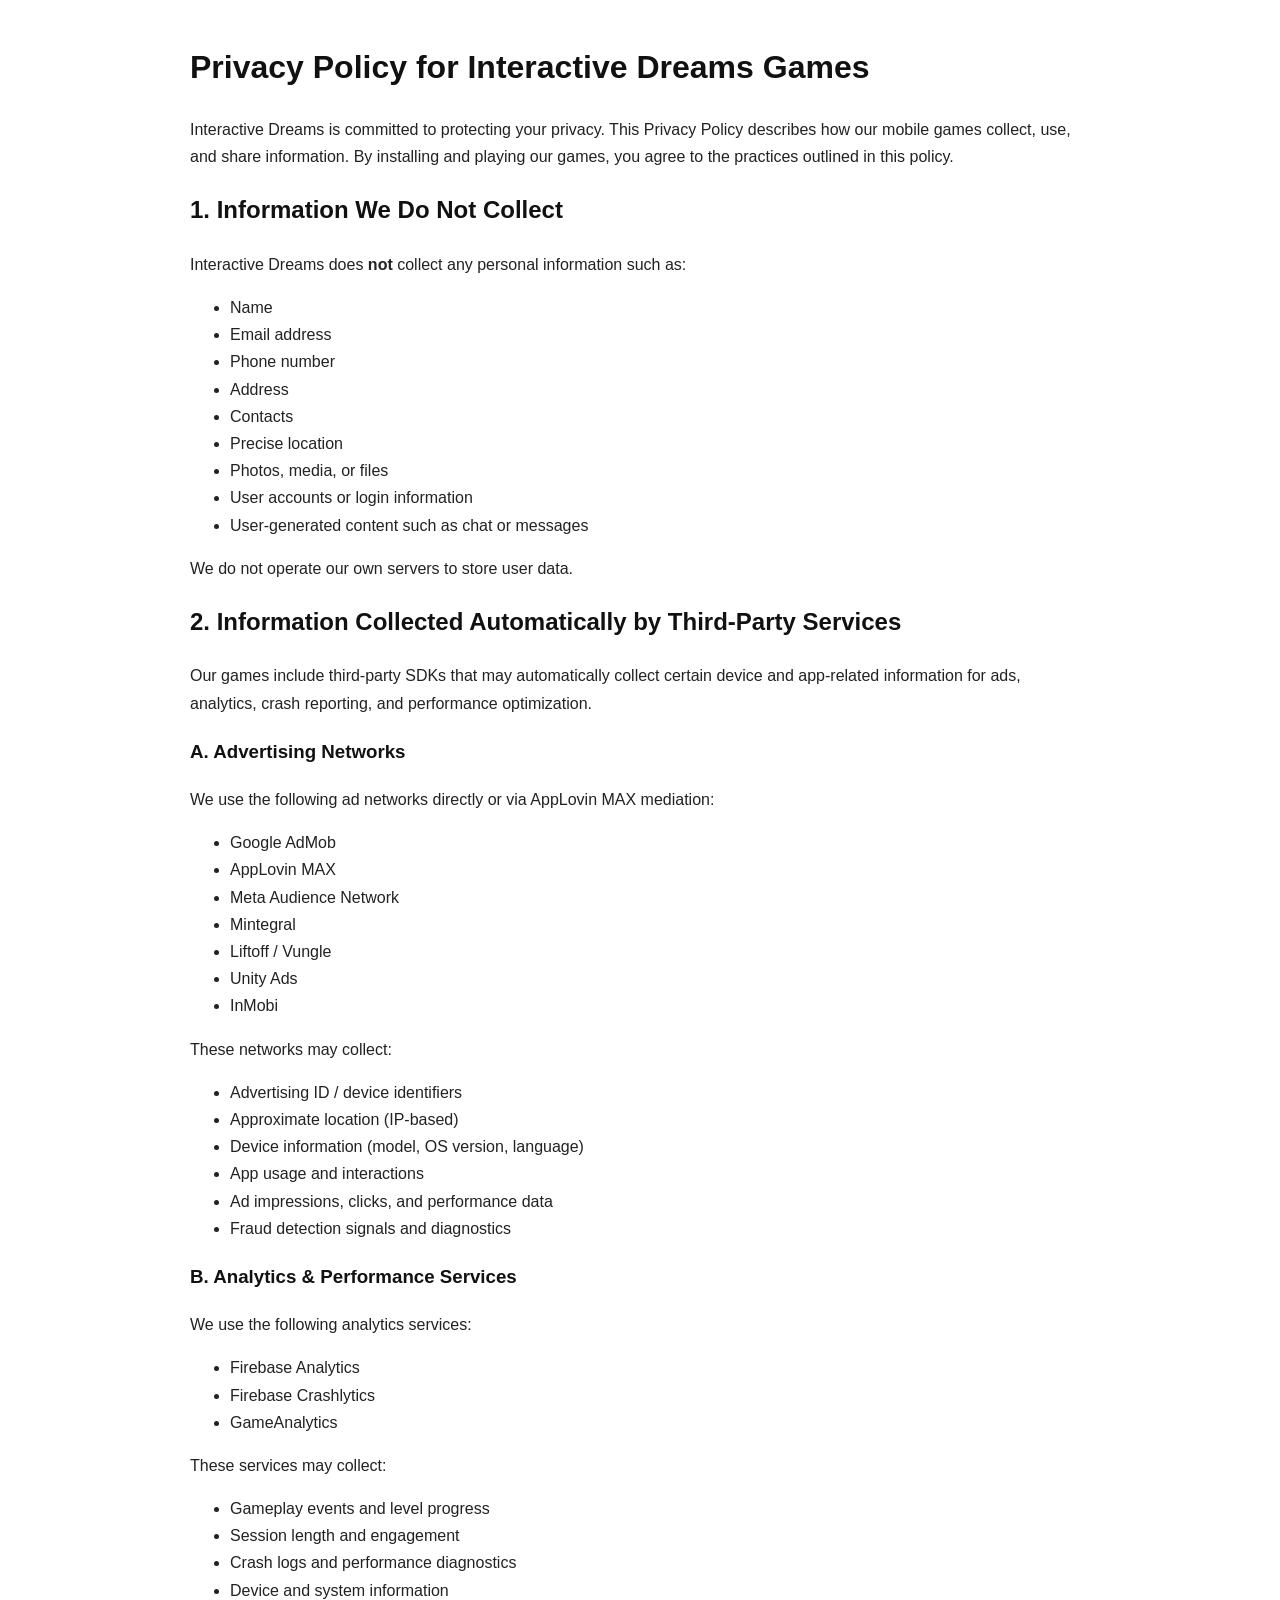
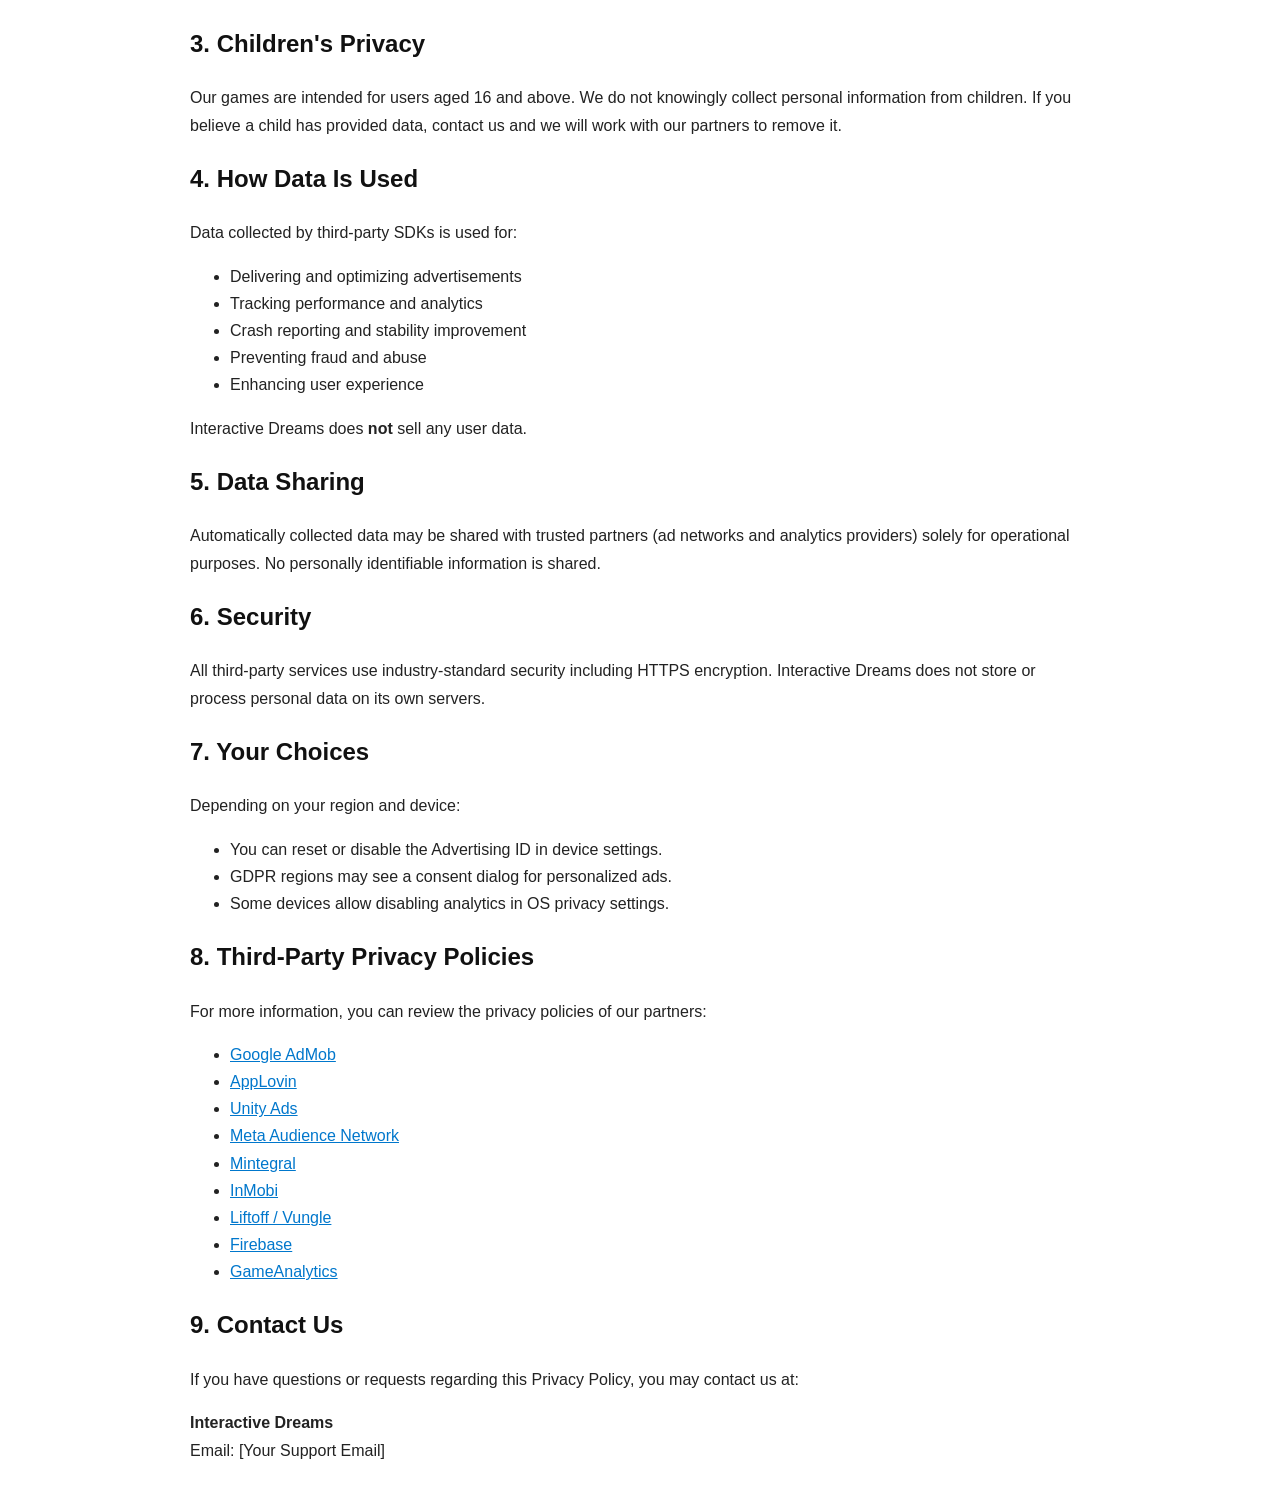
<file: privacypolicy.html>
<!DOCTYPE html>
<html lang="en">
<head>
    <meta charset="UTF-8" />
    <meta name="viewport" content="width=device-width, initial-scale=1.0" />
    <title>Privacy Policy - Interactive Dreams</title>
    <style>
        body {
            font-family: Arial, sans-serif;
            max-width: 900px;
            margin: 40px auto;
            padding: 0 20px;
            line-height: 1.7;
            font-size: 16px;
            color: #222;
        }
        h1, h2, h3 {
            color: #111;
        }
        a {
            color: #0077cc;
        }
    </style>
</head>
<body>

<h1>Privacy Policy for Interactive Dreams Games</h1>

<p>
Interactive Dreams is committed to protecting your privacy. This Privacy Policy describes how our mobile games collect, use, and share information. By installing and playing our games, you agree to the practices outlined in this policy.
</p>

<h2>1. Information We Do Not Collect</h2>
<p>Interactive Dreams does <strong>not</strong> collect any personal information such as:</p>
<ul>
    <li>Name</li>
    <li>Email address</li>
    <li>Phone number</li>
    <li>Address</li>
    <li>Contacts</li>
    <li>Precise location</li>
    <li>Photos, media, or files</li>
    <li>User accounts or login information</li>
    <li>User-generated content such as chat or messages</li>
</ul>
<p>We do not operate our own servers to store user data.</p>

<h2>2. Information Collected Automatically by Third-Party Services</h2>
<p>
Our games include third-party SDKs that may automatically collect certain device and app-related information for ads, analytics, crash reporting, and performance optimization.
</p>

<h3>A. Advertising Networks</h3>
<p>We use the following ad networks directly or via AppLovin MAX mediation:</p>
<ul>
    <li>Google AdMob</li>
    <li>AppLovin MAX</li>
    <li>Meta Audience Network</li>
    <li>Mintegral</li>
    <li>Liftoff / Vungle</li>
    <li>Unity Ads</li>
    <li>InMobi</li>
</ul>

<p>These networks may collect:</p>
<ul>
    <li>Advertising ID / device identifiers</li>
    <li>Approximate location (IP-based)</li>
    <li>Device information (model, OS version, language)</li>
    <li>App usage and interactions</li>
    <li>Ad impressions, clicks, and performance data</li>
    <li>Fraud detection signals and diagnostics</li>
</ul>

<h3>B. Analytics & Performance Services</h3>
<p>We use the following analytics services:</p>
<ul>
    <li>Firebase Analytics</li>
    <li>Firebase Crashlytics</li>
    <li>GameAnalytics</li>
</ul>

<p>These services may collect:</p>
<ul>
    <li>Gameplay events and level progress</li>
    <li>Session length and engagement</li>
    <li>Crash logs and performance diagnostics</li>
    <li>Device and system information</li>
</ul>

<h2>3. Children's Privacy</h2>
<p>
Our games are intended for users aged 16 and above. We do not knowingly collect personal information from children. If you believe a child has provided data, contact us and we will work with our partners to remove it.
</p>

<h2>4. How Data Is Used</h2>
<p>Data collected by third-party SDKs is used for:</p>
<ul>
    <li>Delivering and optimizing advertisements</li>
    <li>Tracking performance and analytics</li>
    <li>Crash reporting and stability improvement</li>
    <li>Preventing fraud and abuse</li>
    <li>Enhancing user experience</li>
</ul>
<p>Interactive Dreams does <strong>not</strong> sell any user data.</p>

<h2>5. Data Sharing</h2>
<p>
Automatically collected data may be shared with trusted partners (ad networks and analytics providers) solely for operational purposes. No personally identifiable information is shared.
</p>

<h2>6. Security</h2>
<p>
All third-party services use industry-standard security including HTTPS encryption. Interactive Dreams does not store or process personal data on its own servers.
</p>

<h2>7. Your Choices</h2>
<p>
Depending on your region and device:
</p>
<ul>
    <li>You can reset or disable the Advertising ID in device settings.</li>
    <li>GDPR regions may see a consent dialog for personalized ads.</li>
    <li>Some devices allow disabling analytics in OS privacy settings.</li>
</ul>

<h2>8. Third-Party Privacy Policies</h2>
<p>For more information, you can review the privacy policies of our partners:</p>
<ul>
    <li><a href="https://policies.google.com/technologies/ads">Google AdMob</a></li>
    <li><a href="https://www.applovin.com/privacy">AppLovin</a></li>
    <li><a href="https://unity.com/legal/privacy-policy">Unity Ads</a></li>
    <li><a href="https://www.facebook.com/about/privacy">Meta Audience Network</a></li>
    <li><a href="https://www.mintegral.com/en/privacy">Mintegral</a></li>
    <li><a href="https://www.inmobi.com/privacy-policy/">InMobi</a></li>
    <li><a href="https://liftoff.io/privacy/">Liftoff / Vungle</a></li>
    <li><a href="https://firebase.google.com/support/privacy">Firebase</a></li>
    <li><a href="https://gameanalytics.com/privacy">GameAnalytics</a></li>
</ul>

<h2>9. Contact Us</h2>
<p>
If you have questions or requests regarding this Privacy Policy, you may contact us at:
</p>
<p>
<strong>Interactive Dreams</strong><br />
Email: [Your Support Email]
</p>

</body>
</html>
</file>
<file: assets/site.css>
:root {
  --paper: #ecebe5;
  --white: #f7f6f1;
  --ink: #0a0a0a;
  --red: #ff2020;
  --muted: #676761;
  --line: rgba(10,10,10,.18);
  --max: 1320px;
}

* { box-sizing: border-box; }
html { scroll-behavior: smooth; }
body {
  margin: 0;
  overflow-x: hidden;
  color: var(--ink);
  background: var(--paper);
  font-family: "Manrope", sans-serif;
}
body::before {
  position: fixed;
  inset: 0;
  z-index: -3;
  content: "";
  pointer-events: none;
  background:
    linear-gradient(90deg, transparent 49.8%, rgba(10,10,10,.045) 50%, transparent 50.2%),
    linear-gradient(transparent 49.8%, rgba(10,10,10,.04) 50%, transparent 50.2%);
  background-size: 86px 86px;
  animation: grid-drift 18s linear infinite;
}
body::after {
  position: fixed;
  inset: 0;
  z-index: -2;
  content: "";
  pointer-events: none;
  opacity: .13;
  background-image: radial-gradient(circle, var(--ink) .7px, transparent .8px);
  background-size: 7px 7px;
  mask-image: radial-gradient(circle at 78% 20%, black, transparent 36%), radial-gradient(circle at 8% 78%, black, transparent 28%);
}
.page-art {
  position: fixed;
  inset: 0;
  z-index: -1;
  overflow: hidden;
  pointer-events: none;
}
.page-art::before {
  position: absolute;
  top: 12%;
  right: -7%;
  color: rgba(255,32,32,.055);
  content: "ID";
  font-family: "Archivo Black";
  font-size: min(48vw, 680px);
  letter-spacing: -.19em;
  line-height: .7;
  animation: giant-type-drift 13s ease-in-out infinite;
}
.page-art::after {
  position: absolute;
  top: 0;
  left: 9%;
  width: 1px;
  height: 100%;
  content: "";
  background: linear-gradient(transparent, rgba(255,32,32,.4), transparent);
  box-shadow: 46vw 0 rgba(10,10,10,.06), 78vw 0 rgba(10,10,10,.05);
  animation: tracking-line 8s ease-in-out infinite;
}
a { color: inherit; text-decoration: none; }
button, input, textarea { color: inherit; font: inherit; }
img { display: block; max-width: 100%; }
.container { width: min(calc(100% - 48px), var(--max)); margin-inline: auto; }
.section { padding: 130px 0; }

.nav-shell { position: fixed; top: 0; right: 0; left: 0; z-index: 50; }
.nav {
  display: grid;
  grid-template-columns: 1fr auto 1fr;
  align-items: center;
  min-height: 78px;
  border-bottom: 1px solid var(--line);
  transition: .3s ease;
}
.nav.scrolled {
  padding-inline: 16px;
  border: 1px solid rgba(255,255,255,.12);
  border-radius: 0 0 16px 16px;
  color: white;
  background: rgba(10,10,10,.91);
  backdrop-filter: blur(18px);
}
.brand { display: flex; align-items: center; gap: 12px; }
.brand img { width: 43px; aspect-ratio: 1; border-radius: 7px; }
.brand strong { font-family: "Archivo Black", sans-serif; font-size: .84rem; letter-spacing: .08em; text-transform: uppercase; }
.nav-center { color: #44443f; font-size: .58rem; font-weight: 800; letter-spacing: .18em; text-transform: uppercase; }
.nav.scrolled .nav-center { color: #a7a7a0; }
.nav-links { display: flex; justify-content: flex-end; align-items: center; gap: 26px; }
.nav-links a { font-size: .67rem; font-weight: 800; letter-spacing: .09em; text-transform: uppercase; }
.nav-links a:hover { color: var(--red); }
.nav-cta { padding: 11px 15px; border: 1px solid currentColor; }
.menu-button { display: none; width: 42px; height: 42px; border: 1px solid currentColor; background: transparent; cursor: pointer; }

.hero {
  position: relative;
  overflow: hidden;
  min-height: 100svh;
  padding: 125px 0 42px;
  border-bottom: 1px solid var(--line);
}
.hero::before {
  position: absolute;
  top: 105px;
  left: 0;
  width: 23%;
  height: 7px;
  content: "";
  background: var(--red);
  animation: header-rule 5s ease-in-out infinite;
}
.hero::after {
  position: absolute;
  top: 42%;
  left: -28px;
  width: 58px;
  height: 150px;
  border: 1px solid rgba(10,10,10,.25);
  content: "";
  background: repeating-linear-gradient(45deg,var(--ink) 0 2px,transparent 2px 8px);
  opacity: .2;
  animation: side-stamp 6s steps(2) infinite;
}
.hero-grid {
  display: grid;
  grid-template-columns: 1.03fr .97fr;
  min-height: calc(100svh - 167px);
  border: 1px solid var(--ink);
  background: var(--white);
}
.hero-copy {
  position: relative;
  z-index: 2;
  display: flex;
  flex-direction: column;
  justify-content: space-between;
  min-width: 0;
  padding: clamp(28px,4vw,62px);
  border-right: 1px solid var(--ink);
}
.hero-kicker {
  display: flex;
  align-items: center;
  gap: 12px;
  margin: 0;
  font-size: .62rem;
  font-weight: 800;
  letter-spacing: .18em;
  text-transform: uppercase;
}
.hero-kicker::before { width: 11px; aspect-ratio: 1; content: ""; background: var(--red); animation: blink 1.3s steps(1) infinite; }
.hero h1 {
  max-width: 730px;
  margin: 34px 0 25px;
  font-family: "Archivo Black", sans-serif;
  font-size: clamp(4rem,8.2vw,8.6rem);
  font-weight: 400;
  letter-spacing: -.075em;
  line-height: .82;
  text-transform: uppercase;
}
.hero h1 span { display: block; color: var(--red); }
.hero-summary { max-width: 510px; margin: 0 0 28px; color: var(--muted); font-size: .9rem; line-height: 1.75; }
.button-row { display: flex; flex-wrap: wrap; gap: 10px; }
.button {
  display: inline-flex;
  align-items: center;
  justify-content: center;
  min-height: 50px;
  padding: 0 20px;
  border: 1px solid var(--ink);
  background: transparent;
  font-size: .67rem;
  font-weight: 800;
  letter-spacing: .09em;
  text-transform: uppercase;
  transition: .22s ease;
}
.button:hover { color: white; background: var(--ink); transform: translate(-3px,-3px); box-shadow: 4px 4px 0 var(--red); }
.button-primary { color: white; background: var(--red); }
.hero-meta { display: grid; grid-template-columns: repeat(3,1fr); margin-top: 40px; border-top: 1px solid var(--line); }
.hero-meta div { padding: 18px 12px 0 0; color: #77776f; font-size: .51rem; font-weight: 800; letter-spacing: .1em; text-transform: uppercase; }
.hero-meta strong { display: block; margin-bottom: 3px; color: var(--ink); font-family: "Archivo Black"; font-size: 1.35rem; letter-spacing: -.04em; }

.hero-visual { position: relative; min-width: 0; overflow: hidden; background: var(--ink); }
.scene { position: absolute; inset: 0; opacity: 0; animation: scene-cycle 15s linear infinite; }
.scene:nth-of-type(1) { animation-delay: 0s; }
.scene:nth-of-type(2) { animation-delay: -10s; }
.scene:nth-of-type(3) { animation-delay: -5s; }
.scene img { width: 100%; height: 100%; object-fit: cover; filter: saturate(.9) contrast(1.08); animation: scene-zoom 5s ease-out infinite; }
.scene::after { position: absolute; inset: 0; content: ""; background: linear-gradient(to top,rgba(10,10,10,.72),transparent 55%); }
.scene-caption { position: absolute; right: 28px; bottom: 28px; left: 28px; z-index: 2; display: flex; align-items: end; justify-content: space-between; gap: 20px; color: white; }
.scene-caption span { display: block; margin-bottom: 7px; color: var(--red); font-size: .55rem; font-weight: 800; letter-spacing: .18em; text-transform: uppercase; }
.scene-caption strong { display: block; max-width: 430px; font-family: "Archivo Black"; font-size: clamp(1.6rem,3vw,3.2rem); line-height: .95; text-transform: uppercase; }
.scene-count { font-family: "Archivo Black"; font-size: 2rem; }
.sight {
  position: absolute;
  top: 50%;
  left: 50%;
  z-index: 4;
  width: 96px;
  aspect-ratio: 1;
  border: 1px solid rgba(255,255,255,.55);
  border-radius: 50%;
  pointer-events: none;
  transform: translate(-50%,-50%);
  animation: sight-pulse 2.5s ease-in-out infinite;
}
.sight::before,.sight::after { position: absolute; top: 50%; left: 50%; content: ""; background: rgba(255,255,255,.65); transform: translate(-50%,-50%); }
.sight::before { width: 140%; height: 1px; }
.sight::after { width: 1px; height: 140%; }
.red-block { position: absolute; top: 0; right: 0; z-index: 5; width: 26%; height: 12px; background: var(--red); animation: block-slide 3s ease-in-out infinite; }
.hero-side-label { position: absolute; top: 50%; right: 8px; z-index: 6; color: white; font-size: .5rem; font-weight: 800; letter-spacing: .2em; writing-mode: vertical-rl; text-transform: uppercase; transform: translateY(-50%); }

.kinetic-strip { overflow: hidden; border-bottom: 1px solid var(--ink); background: var(--red); }
.strip-track { display: flex; width: max-content; animation: marquee 18s linear infinite; }
.strip-group { display: flex; align-items: center; gap: 34px; padding: 14px 34px 14px 0; }
.strip-group span { color: white; font-family: "Archivo Black"; font-size: .78rem; letter-spacing: .08em; text-transform: uppercase; }
.strip-group b { color: var(--ink); }

.section-label { display: grid; grid-template-columns: 110px 1fr; gap: 24px; margin-bottom: 55px; }
.section-index { color: var(--red); font-family: "Archivo Black"; font-size: .72rem; }
.section-label h2 { max-width: 850px; margin: 0; font-family: "Archivo Black"; font-size: clamp(3rem,6vw,6rem); font-weight: 400; letter-spacing: -.07em; line-height: .88; text-transform: uppercase; }
.section-label h2 span { color: var(--red); }

.game-rows { border-top: 1px solid var(--ink); }
.game-row {
  position: relative;
  display: grid;
  grid-template-columns: 90px 1fr 1.2fr 70px;
  gap: 24px;
  align-items: center;
  min-height: 155px;
  overflow: hidden;
  border-bottom: 1px solid var(--ink);
  transition: color .3s ease,background .3s ease;
}
.game-row:hover { color: white; background: var(--ink); }
.game-num { padding-left: 12px; color: var(--red); font-family: "Archivo Black"; font-size: .72rem; }
.game-name { position: relative; z-index: 2; font-family: "Archivo Black"; font-size: clamp(1.4rem,2.7vw,2.8rem); line-height: .95; text-transform: uppercase; }
.game-detail { position: relative; z-index: 2; color: var(--muted); font-size: .72rem; line-height: 1.7; }
.game-row:hover .game-detail { color: #adada7; }
.game-arrow { position: relative; z-index: 2; display: grid; width: 44px; aspect-ratio: 1; place-items: center; border: 1px solid currentColor; transition: .25s ease; }
.game-row:hover .game-arrow { color: white; background: var(--red); transform: rotate(45deg); }
.game-preview { position: absolute; top: 50%; right: 12%; z-index: 1; width: 280px; height: 145px; overflow: hidden; opacity: 0; pointer-events: none; transform: translateY(-40%) rotate(-5deg) scale(.9); transition: .35s cubic-bezier(.16,1,.3,1); }
.game-preview img { width: 100%; height: 100%; object-fit: cover; }
.game-row:hover .game-preview { opacity: .55; transform: translateY(-50%) rotate(-2deg) scale(1); }

.manifesto { color: white; background: var(--ink); }
.manifesto-grid { display: grid; grid-template-columns: .8fr 1.2fr; gap: 80px; align-items: start; }
.manifesto-sticky { position: sticky; top: 130px; }
.manifesto .section-index { color: var(--red); }
.manifesto h2 { margin: 18px 0 20px; font-family: "Archivo Black"; font-size: clamp(3rem,5vw,5.2rem); font-weight: 400; letter-spacing: -.07em; line-height: .88; text-transform: uppercase; }
.manifesto h2 span { color: var(--red); }
.manifesto-sticky p { max-width: 450px; color: #93938d; font-size: .82rem; line-height: 1.8; }
.principles { border-top: 1px solid rgba(255,255,255,.18); }
.principle { display: grid; grid-template-columns: 70px 1fr; gap: 22px; padding: 34px 0; border-bottom: 1px solid rgba(255,255,255,.18); }
.principle-num { color: var(--red); font-family: "Archivo Black"; font-size: .7rem; }
.principle h3 { margin: 0 0 8px; font-family: "Archivo Black"; font-size: 1.55rem; font-weight: 400; text-transform: uppercase; }
.principle p { margin: 0; color: #8f8f89; font-size: .75rem; line-height: 1.75; }

.contact-layout { display: grid; grid-template-columns: .9fr 1.1fr; border: 1px solid var(--ink); background: var(--white); }
.contact-copy { position: relative; overflow: hidden; padding: clamp(32px,6vw,80px); border-right: 1px solid var(--ink); }
.contact-copy::after { position: absolute; right: -60px; bottom: -80px; color: rgba(255,32,32,.08); content: "ID"; font-family: "Archivo Black"; font-size: 18rem; letter-spacing: -.15em; }
.contact-copy h2 { position: relative; z-index: 1; max-width: 550px; margin: 18px 0 20px; font-family: "Archivo Black"; font-size: clamp(3rem,5.5vw,5.6rem); font-weight: 400; letter-spacing: -.07em; line-height: .86; text-transform: uppercase; }
.contact-copy h2 span { color: var(--red); }
.contact-copy p { position: relative; z-index: 1; max-width: 430px; color: var(--muted); font-size: .8rem; line-height: 1.8; }
.contact-form { display: grid; gap: 18px; padding: clamp(28px,5vw,65px); background: var(--paper); }
.field { display: grid; gap: 8px; }
.field label { font-size: .58rem; font-weight: 800; letter-spacing: .14em; text-transform: uppercase; }
.field input,.field textarea { width: 100%; border: 0; border-bottom: 1px solid var(--ink); border-radius: 0; outline: 0; background: transparent; font-size: .84rem; transition: border-color .2s ease; }
.field input { height: 48px; }
.field textarea { min-height: 125px; padding: 14px 0; resize: vertical; }
.field input:focus,.field textarea:focus { border-color: var(--red); }
.field input::placeholder,.field textarea::placeholder { color: #93938d; }
.contact-form .button { cursor: pointer; }
.contact-form .button:disabled { cursor: wait; opacity: .6; }
.form-status { min-height: 1.3em; margin: 0; color: var(--muted); font-size: .68rem; }
.form-status.success { color: #087947; }
.form-status.error { color: var(--red); }
.footer { display: grid; grid-template-columns: 1fr auto 1fr; align-items: center; gap: 24px; padding: 30px 0 38px; font-size: .61rem; font-weight: 800; letter-spacing: .08em; text-transform: uppercase; }
.footer-links { display: flex; justify-content: flex-end; gap: 22px; }
.footer a:hover { color: var(--red); }
.reveal { opacity: 0; transform: translateY(30px); transition: opacity .75s ease,transform .75s cubic-bezier(.16,1,.3,1); }
.reveal.visible { opacity: 1; transform: none; }

@keyframes blink { 50% { opacity: 0; } }
@keyframes scene-cycle {
  0%, 30% { opacity: 1; visibility: visible; }
  33.333%, 96.667% { opacity: 0; visibility: hidden; }
  100% { opacity: 1; visibility: visible; }
}
@keyframes scene-zoom { from { transform: scale(1.03); } to { transform: scale(1.1); } }
@keyframes sight-pulse { 50% { width: 116px; opacity: .5; } }
@keyframes block-slide { 50% { width: 44%; } }
@keyframes marquee { to { transform: translateX(-50%); } }
@keyframes grid-drift { to { background-position: 86px 86px; } }
@keyframes giant-type-drift { 50% { transform: translate(-22px,18px) rotate(-2deg); } }
@keyframes tracking-line { 50% { transform: translateX(26px); opacity: .45; } }
@keyframes header-rule { 50% { width: 44%; } }
@keyframes side-stamp { 50% { transform: translateY(80px); } }

@media (max-width: 1000px) {
  .nav { grid-template-columns: 1fr auto; }
  .nav-center { display: none; }
  .nav-links { position: absolute; top: 78px; right: 0; left: 0; display: none; flex-direction: column; align-items: stretch; gap: 0; padding: 12px; color: white; background: var(--ink); }
  .nav-links.open { display: flex; }
  .nav-links a { padding: 14px 12px; }
  .menu-button { display: grid; place-items: center; }
  .hero-grid { grid-template-columns: 1fr; }
  .hero-copy { min-height: 650px; border-right: 0; border-bottom: 1px solid var(--ink); }
  .hero-visual { min-height: 600px; }
  .game-row { grid-template-columns: 70px 1fr 70px; }
  .game-detail { display: none; }
  .game-preview { right: 14%; }
  .manifesto-grid { grid-template-columns: 1fr; }
  .manifesto-sticky { position: static; }
  .contact-layout { grid-template-columns: 1fr; }
  .contact-copy { border-right: 0; border-bottom: 1px solid var(--ink); }
}

@media (max-width: 640px) {
  .container { width: 340px; max-width: calc(100vw - 24px); margin-left: 12px; margin-right: auto; }
  .nav-shell { top: 0; }
  .brand strong { font-size: .7rem; }
  .hero { padding-top: 92px; }
  .hero-grid { width: 100%; }
  .hero-copy { min-height: 600px; padding: 26px 20px; }
  .hero h1 { width: 100%; max-width: 100%; font-size: 2.55rem; }
  .hero h1 span { font-size: .82em; }
  .hero-summary { font-size: .78rem; }
  .button-row { display: grid; grid-template-columns: 1fr; }
  .button { width: 100%; }
  .hero-meta { grid-template-columns: repeat(3,minmax(0,1fr)); }
  .hero-meta div { padding-right: 5px; font-size: .4rem; }
  .hero-meta strong { font-size: .95rem; }
  .hero-visual { min-height: 470px; }
  .scene-caption { right: 18px; bottom: 18px; left: 18px; }
  .scene-count { font-size: 1.35rem; }
  .section { padding: 90px 0; }
  .section-label { grid-template-columns: 1fr; gap: 12px; }
  .section-label h2 { font-size: clamp(2.7rem,15vw,4rem); }
  .game-row { grid-template-columns: 42px 1fr 44px; gap: 10px; min-height: 125px; }
  .game-num { padding-left: 2px; }
  .game-name { font-size: 1.2rem; }
  .game-arrow { width: 38px; }
  .game-preview { display: none; }
  .manifesto-grid { gap: 45px; }
  .principle { grid-template-columns: 42px 1fr; gap: 10px; }
  .contact-copy,.contact-form { padding: 28px 20px; }
  .footer { grid-template-columns: 1fr; align-items: start; }
  .footer-links { justify-content: flex-start; flex-wrap: wrap; }
}

@media (prefers-reduced-motion: reduce) {
  *,*::before,*::after { scroll-behavior: auto !important; animation-duration: .01ms !important; animation-iteration-count: 1 !important; transition-duration: .01ms !important; }
}
</file>
<file: assets/privacy.css>
:root {
  --paper: #ecebe5;
  --white: #f7f6f1;
  --ink: #0a0a0a;
  --red: #ff2020;
  --muted: #676761;
  --line: rgba(10, 10, 10, .18);
  --max: 1180px;
}

* { box-sizing: border-box; }
html { scroll-behavior: smooth; }
body {
  margin: 0;
  overflow-x: hidden;
  color: var(--ink);
  background: var(--paper);
  font-family: "Manrope", sans-serif;
  line-height: 1.75;
}
body::before {
  position: fixed;
  inset: 0;
  z-index: -3;
  content: "";
  pointer-events: none;
  background:
    linear-gradient(90deg, transparent 49.8%, rgba(10, 10, 10, .045) 50%, transparent 50.2%),
    linear-gradient(transparent 49.8%, rgba(10, 10, 10, .04) 50%, transparent 50.2%);
  background-size: 86px 86px;
  animation: grid-drift 18s linear infinite;
}
body::after {
  position: fixed;
  inset: 0;
  z-index: -2;
  content: "";
  pointer-events: none;
  opacity: .12;
  background-image: radial-gradient(circle, var(--ink) .7px, transparent .8px);
  background-size: 7px 7px;
  mask-image:
    radial-gradient(circle at 80% 15%, black, transparent 35%),
    radial-gradient(circle at 8% 75%, black, transparent 27%);
}
a { color: inherit; text-decoration: none; }
.page-art { position: fixed; inset: 0; z-index: -1; overflow: hidden; pointer-events: none; }
.page-art::before {
  position: absolute;
  top: 9%;
  right: -7%;
  color: rgba(255, 32, 32, .05);
  content: "ID";
  font-family: "Archivo Black", sans-serif;
  font-size: min(48vw, 680px);
  letter-spacing: -.19em;
  line-height: .7;
  animation: giant-type-drift 13s ease-in-out infinite;
}
.container { width: min(calc(100% - 48px), var(--max)); margin-inline: auto; }
.nav-shell { position: fixed; top: 0; right: 0; left: 0; z-index: 50; }
.nav {
  display: grid;
  grid-template-columns: 1fr auto;
  align-items: center;
  min-height: 78px;
  border-bottom: 1px solid var(--line);
  background: rgba(236, 235, 229, .88);
  backdrop-filter: blur(16px);
}
.brand { display: flex; align-items: center; gap: 12px; }
.brand img { width: 43px; aspect-ratio: 1; border-radius: 7px; }
.brand strong {
  font-family: "Archivo Black", sans-serif;
  font-size: .8rem;
  letter-spacing: .08em;
  text-transform: uppercase;
}
.nav-links { display: flex; align-items: center; justify-content: flex-end; gap: 24px; }
.nav-links a { font-size: .64rem; font-weight: 800; letter-spacing: .1em; text-transform: uppercase; }
.nav-links a:hover, .nav-links .active { color: var(--red); }
.nav-home { padding: 11px 15px; border: 1px solid var(--ink); }
.policy-hero { padding: 165px 0 75px; border-bottom: 1px solid var(--ink); }
.policy-kicker {
  display: flex;
  align-items: center;
  gap: 11px;
  margin: 0 0 22px;
  font-size: .62rem;
  font-weight: 800;
  letter-spacing: .18em;
  text-transform: uppercase;
}
.policy-kicker::before { width: 11px; aspect-ratio: 1; content: ""; background: var(--red); }
.policy-hero h1 {
  max-width: 900px;
  margin: 0 0 26px;
  font-family: "Archivo Black", sans-serif;
  font-size: clamp(4rem, 9vw, 8.8rem);
  font-weight: 400;
  letter-spacing: -.08em;
  line-height: .82;
  text-transform: uppercase;
}
.policy-hero h1 span { display: block; color: var(--red); }
.meta {
  display: inline-flex;
  margin: 0;
  padding: 9px 12px;
  border: 1px solid var(--ink);
  background: var(--white);
  font-size: .58rem;
  font-weight: 800;
  letter-spacing: .11em;
  text-transform: uppercase;
}
.policy-layout {
  display: grid;
  grid-template-columns: 235px minmax(0, 1fr);
  gap: 35px;
  align-items: start;
  padding: 85px 0 120px;
}
.policy-aside { position: sticky; top: 110px; border-top: 1px solid var(--ink); }
.policy-aside span {
  display: block;
  padding: 16px 0;
  border-bottom: 1px solid var(--ink);
  color: var(--red);
  font-family: "Archivo Black", sans-serif;
  font-size: .64rem;
  text-transform: uppercase;
}
.policy-aside a {
  display: block;
  padding: 10px 0;
  border-bottom: 1px solid var(--line);
  color: #65655f;
  font-size: .67rem;
  font-weight: 700;
  transition: .2s;
}
.policy-aside a:hover { padding-left: 5px; color: var(--red); }
.policy-content {
  min-width: 0;
  padding: clamp(26px, 5vw, 65px);
  overflow-wrap: anywhere;
  border: 1px solid var(--ink);
  background: var(--white);
  box-shadow: 8px 8px 0 var(--red);
}
.policy-content > p:first-child { margin-top: 0; color: #3e3e39; font-size: 1rem; }
.policy-content h2 {
  scroll-margin-top: 105px;
  margin: 66px 0 20px;
  padding: 25px 0 0;
  border-top: 1px solid var(--ink);
  color: var(--ink);
  font-family: "Archivo Black", sans-serif;
  font-size: clamp(1.65rem, 3vw, 2.4rem);
  font-weight: 400;
  letter-spacing: -.045em;
  line-height: 1.05;
  text-transform: uppercase;
}
.policy-content h2:first-of-type { margin-top: 40px; }
.policy-content h3 {
  margin: 32px 0 10px;
  color: var(--red);
  font-family: "Archivo Black", sans-serif;
  font-size: 1rem;
  font-weight: 400;
  text-transform: uppercase;
}
.policy-content p { margin: 13px 0; color: var(--muted); }
.policy-content strong { color: var(--ink); }
.policy-content ul { margin: 15px 0 24px; padding: 0; list-style: none; }
.policy-content li { position: relative; margin: 8px 0; padding-left: 18px; color: #62625d; }
.policy-content li::before {
  position: absolute;
  top: .77em;
  left: 0;
  width: 6px;
  aspect-ratio: 1;
  content: "";
  background: var(--red);
}
.policy-content a { color: var(--red); border-bottom: 1px solid rgba(255, 32, 32, .35); }
.contact-box { margin-top: 20px; padding: 20px; border: 1px solid var(--ink); background: var(--paper); }
.contact-box p { margin: 5px 0; }
.footer {
  display: grid;
  grid-template-columns: 1fr auto 1fr;
  align-items: center;
  gap: 24px;
  padding: 30px 0 38px;
  border-top: 1px solid var(--ink);
  font-size: .61rem;
  font-weight: 800;
  letter-spacing: .08em;
  text-transform: uppercase;
}
.footer-links { display: flex; justify-content: flex-end; gap: 22px; }
.footer a:hover { color: var(--red); }
@keyframes grid-drift { to { background-position: 86px 86px; } }
@keyframes giant-type-drift { 50% { transform: translate(-22px, 18px) rotate(-2deg); } }
@media (max-width: 850px) {
  .nav-links a:not(.nav-home) { display: none; }
  .policy-layout { grid-template-columns: 1fr; }
  .policy-aside { display: none; }
}
@media (max-width: 640px) {
  .container { width: 340px; max-width: calc(100vw - 24px); margin-left: 12px; margin-right: auto; }
  .brand strong { font-size: .66rem; }
  .nav-home { padding: 9px 11px; font-size: .56rem !important; }
  .policy-hero { padding: 125px 0 50px; }
  .policy-hero h1 { font-size: 3rem; }
  .policy-content { padding: 24px 20px; box-shadow: 5px 5px 0 var(--red); }
  .footer { grid-template-columns: 1fr; align-items: start; }
  .footer-links { justify-content: flex-start; flex-wrap: wrap; }
}
</file>
